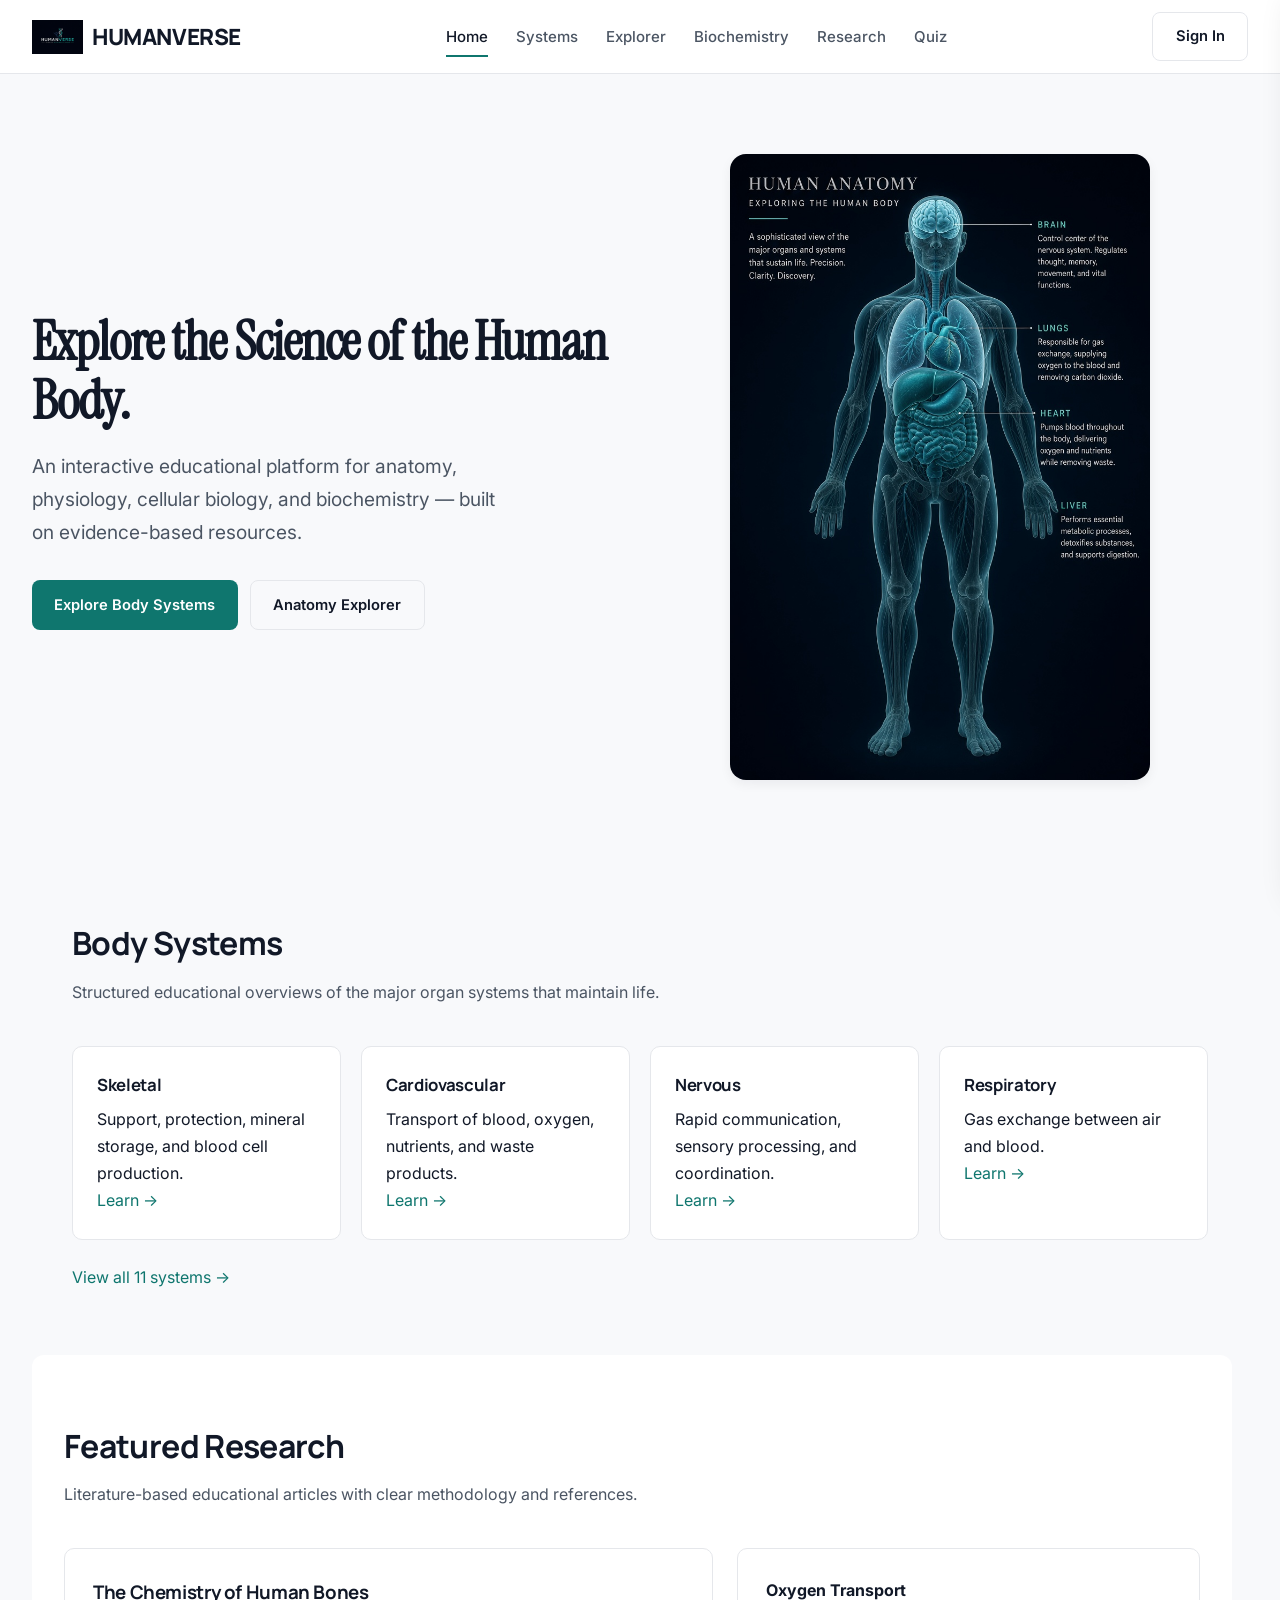
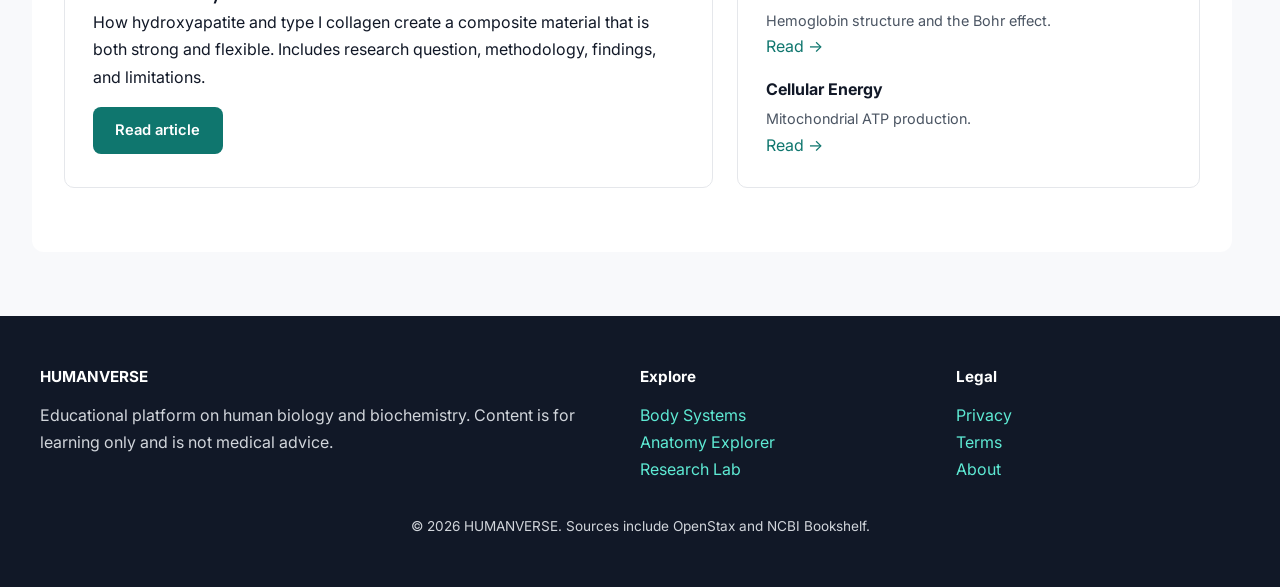
<file: index.html>
<!DOCTYPE html>
<html lang="en">
<head>
  <meta charset="UTF-8">
  <meta name="viewport" content="width=device-width, initial-scale=1.0">
  <meta name="description" content="HUMANVERSE — Explore the science of the human body through evidence-based educational resources on anatomy, physiology, and biochemistry.">
  <title>HUMANVERSE — Explore the Science of the Human Body</title>
  <link rel="stylesheet" href="styles.css">
</head>
<body>
  <header>
    <div class="logo"><img src="logo.jpg" alt="HUMANVERSE"> HUMANVERSE</div>
    <nav class="desktop">
      <a href="index.html" class="active">Home</a>
      <a href="systems.html">Systems</a>
      <a href="explorer.html">Explorer</a>
      <a href="biochemistry.html">Biochemistry</a>
      <a href="research.html">Research</a>
      <a href="quiz.html">Quiz</a>
    </nav>
    <div class="header-right">
      <a href="signin.html" class="btn btn-outline">Sign In</a>
      <button class="hamburger" onclick="toggleDrawer()" aria-label="Menu">☰</button>
    </div>
  </header>

  <div class="overlay" id="overlay" onclick="toggleDrawer()"></div>
  <aside class="drawer" id="drawer">
    <button onclick="toggleDrawer()" style="float:right;background:none;border:none;font-size:1.4rem;">✕</button>
    <div style="clear:both;padding-top:1rem;">
      <a href="index.html" onclick="toggleDrawer()">Home</a>
      <a href="systems.html" onclick="toggleDrawer()">Body Systems</a>
      <a href="explorer.html" onclick="toggleDrawer()">Anatomy Explorer</a>
      <a href="biochemistry.html" onclick="toggleDrawer()">Biochemistry</a>
      <a href="research.html" onclick="toggleDrawer()">Research Lab</a>
      <a href="quiz.html" onclick="toggleDrawer()">Knowledge Test</a>
      <a href="about.html" onclick="toggleDrawer()">About</a>
      <a href="signin.html" onclick="toggleDrawer()">Sign In</a>
      <a href="signup.html" onclick="toggleDrawer()">Create Account</a>
    </div>
  </aside>

  <section class="hero">
    <div>
      <h1 class="serif">Explore the Science of the Human Body.</h1>
      <p class="subtitle">An interactive educational platform for anatomy, physiology, cellular biology, and biochemistry — built on evidence-based resources.</p>
      <div class="hero-actions">
        <a href="systems.html" class="btn">Explore Body Systems</a>
        <a href="explorer.html" class="btn btn-outline">Anatomy Explorer</a>
      </div>
    </div>
    <div class="hero-visual">
      <img src="hero-anatomy.jpg" alt="Anatomical illustration of the human body with major organs labeled">
    </div>
  </section>

  <section class="section">
    <div class="section-header">
      <h2>Body Systems</h2>
      <p>Structured educational overviews of the major organ systems that maintain life.</p>
    </div>
    <div class="systems-grid">
      <div class="system-card"><h3>Skeletal</h3><p>Support, protection, mineral storage, and blood cell production.</p><a href="systems.html">Learn →</a></div>
      <div class="system-card"><h3>Cardiovascular</h3><p>Transport of blood, oxygen, nutrients, and waste products.</p><a href="systems.html">Learn →</a></div>
      <div class="system-card"><h3>Nervous</h3><p>Rapid communication, sensory processing, and coordination.</p><a href="systems.html">Learn →</a></div>
      <div class="system-card"><h3>Respiratory</h3><p>Gas exchange between air and blood.</p><a href="systems.html">Learn →</a></div>
    </div>
    <p style="margin-top:1.5rem;"><a href="systems.html">View all 11 systems →</a></p>
  </section>

  <section class="section" style="background:#fff;border-radius:12px;margin:0 2rem;">
    <div class="section-header">
      <h2>Featured Research</h2>
      <p>Literature-based educational articles with clear methodology and references.</p>
    </div>
    <div class="featured-row">
      <div class="featured-main">
        <h3>The Chemistry of Human Bones</h3>
        <p>How hydroxyapatite and type I collagen create a composite material that is both strong and flexible. Includes research question, methodology, findings, and limitations.</p>
        <a href="research.html" class="btn" style="margin-top:1rem;">Read article</a>
      </div>
      <div class="featured-side">
        <div><strong>Oxygen Transport</strong><p style="font-size:0.9rem;color:var(--text-muted);margin-top:0.25rem;">Hemoglobin structure and the Bohr effect.</p><a href="research.html">Read →</a></div>
        <div><strong>Cellular Energy</strong><p style="font-size:0.9rem;color:var(--text-muted);margin-top:0.25rem;">Mitochondrial ATP production.</p><a href="research.html">Read →</a></div>
      </div>
    </div>
  </section>

  <footer>
    <div class="inner">
      <div>
        <h4>HUMANVERSE</h4>
        <p>Educational platform on human biology and biochemistry. Content is for learning only and is not medical advice.</p>
      </div>
      <div>
        <h4>Explore</h4>
        <p><a href="systems.html">Body Systems</a></p>
        <p><a href="explorer.html">Anatomy Explorer</a></p>
        <p><a href="research.html">Research Lab</a></p>
      </div>
      <div>
        <h4>Legal</h4>
        <p><a href="privacy.html">Privacy</a></p>
        <p><a href="terms.html">Terms</a></p>
        <p><a href="about.html">About</a></p>
      </div>
    </div>
    <p style="text-align:center;margin-top:2rem;font-size:0.85rem;">© 2026 HUMANVERSE. Sources include OpenStax and NCBI Bookshelf.</p>
  </footer>

  <script>
    function toggleDrawer() {
      const d = document.getElementById('drawer');
      const o = document.getElementById('overlay');
      d.classList.toggle('open');
      o.classList.toggle('show');
      document.body.style.overflow = d.classList.contains('open') ? 'hidden' : '';
    }
  </script>
</body>
</html>
</file>
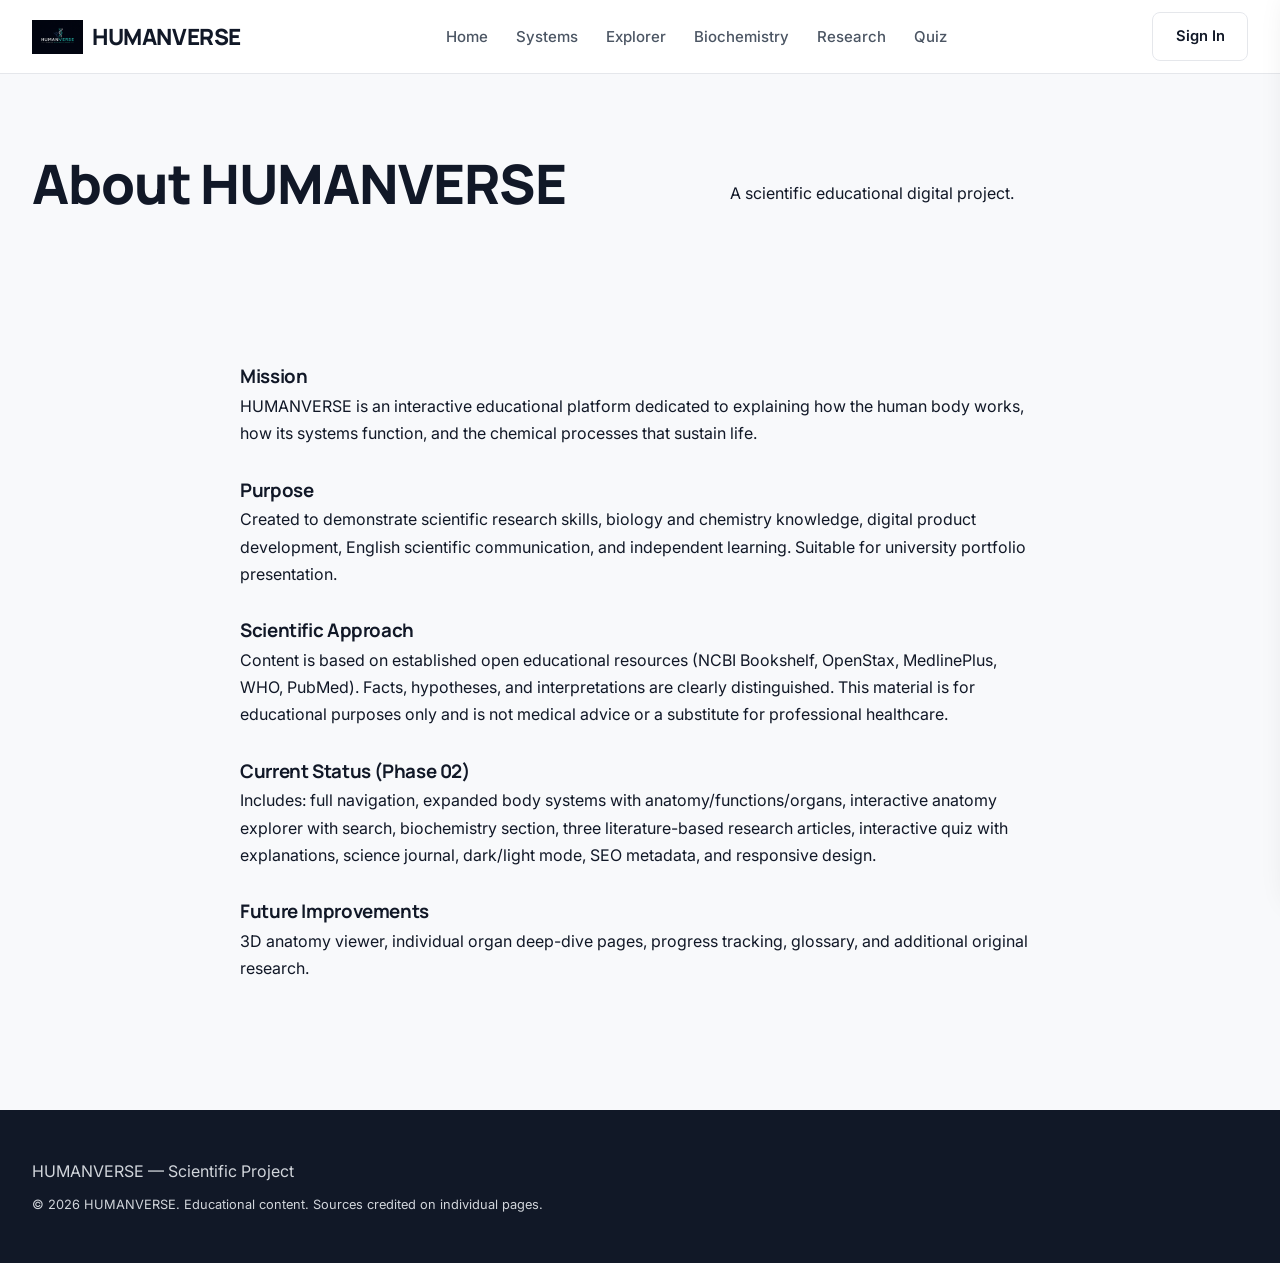
<file: about.html>
<!DOCTYPE html>
<html lang="en">
<head>
  <meta charset="UTF-8">
  <meta name="viewport" content="width=device-width, initial-scale=1.0">
  <meta name="description" content="About HUMANVERSE — mission, methodology, and educational purpose.">
  <title>About — HUMANVERSE</title>
  <link rel="stylesheet" href="styles.css">
</head>
<body>
  <header>
    <div class="logo"><img src="logo.jpg" alt="HUMANVERSE"> HUMANVERSE</div>
    <nav class="desktop">
      <a href="index.html">Home</a>
      <a href="systems.html">Systems</a>
      <a href="explorer.html">Explorer</a>
      <a href="biochemistry.html">Biochemistry</a>
      <a href="research.html">Research</a>
      <a href="quiz.html">Quiz</a>
    </nav>
    <div class="header-right">
      <a href="signin.html" class="btn btn-outline">Sign In</a>
      <button class="hamburger" onclick="toggleDrawer()" aria-label="Menu">☰</button>
    </div>
  </header>
  <div class="overlay" id="overlay" onclick="toggleDrawer()"></div>
  <aside class="drawer" id="drawer">
    <button onclick="toggleDrawer()" style="float:right;background:none;border:none;font-size:1.4rem;">✕</button>
    <div style="clear:both;padding-top:1rem;">
      <a href="index.html" onclick="toggleDrawer()">Home</a>
      <a href="systems.html" onclick="toggleDrawer()">Body Systems</a>
      <a href="explorer.html" onclick="toggleDrawer()">Anatomy Explorer</a>
      <a href="biochemistry.html" onclick="toggleDrawer()">Biochemistry</a>
      <a href="research.html" onclick="toggleDrawer()">Research Lab</a>
      <a href="quiz.html" onclick="toggleDrawer()">Knowledge Test</a>
      <a href="about.html" onclick="toggleDrawer()">About</a>
      <a href="signin.html" onclick="toggleDrawer()">Sign In</a>
    </div>
  </aside>

  <section class="hero">
    <h1>About HUMANVERSE</h1>
    <p>A scientific educational digital project.</p>
  </section>

  <section class="section">
    <div class="card" style="max-width:800px;margin:0 auto;">
      <h3>Mission</h3>
      <p>HUMANVERSE is an interactive educational platform dedicated to explaining how the human body works, how its systems function, and the chemical processes that sustain life.</p>
      <br>
      <h3>Purpose</h3>
      <p>Created to demonstrate scientific research skills, biology and chemistry knowledge, digital product development, English scientific communication, and independent learning. Suitable for university portfolio presentation.</p>
      <br>
      <h3>Scientific Approach</h3>
      <p>Content is based on established open educational resources (NCBI Bookshelf, OpenStax, MedlinePlus, WHO, PubMed). Facts, hypotheses, and interpretations are clearly distinguished. This material is for educational purposes only and is not medical advice or a substitute for professional healthcare.</p>
      <br>
      <h3>Current Status (Phase 02)</h3>
      <p>Includes: full navigation, expanded body systems with anatomy/functions/organs, interactive anatomy explorer with search, biochemistry section, three literature-based research articles, interactive quiz with explanations, science journal, dark/light mode, SEO metadata, and responsive design.</p>
      <br>
      <h3>Future Improvements</h3>
      <p>3D anatomy viewer, individual organ deep-dive pages, progress tracking, glossary, and additional original research.</p>
    </div>
  </section>

  <footer>
    <p>HUMANVERSE — Scientific Project</p>
    <p style="font-size:0.8rem;margin-top:0.5rem;">© 2026 HUMANVERSE. Educational content. Sources credited on individual pages.</p>
  </footer>
  <script>
    function toggleTheme() {
      const html = document.documentElement;
      const btn = document.querySelector('.theme-toggle');
      if (html.dataset.theme === 'light') { html.dataset.theme = 'dark'; btn.textContent = 'Light'; }
      else { html.dataset.theme = 'light'; btn.textContent = 'Dark'; }
    }
  </script>
</body>
</html>
</file>
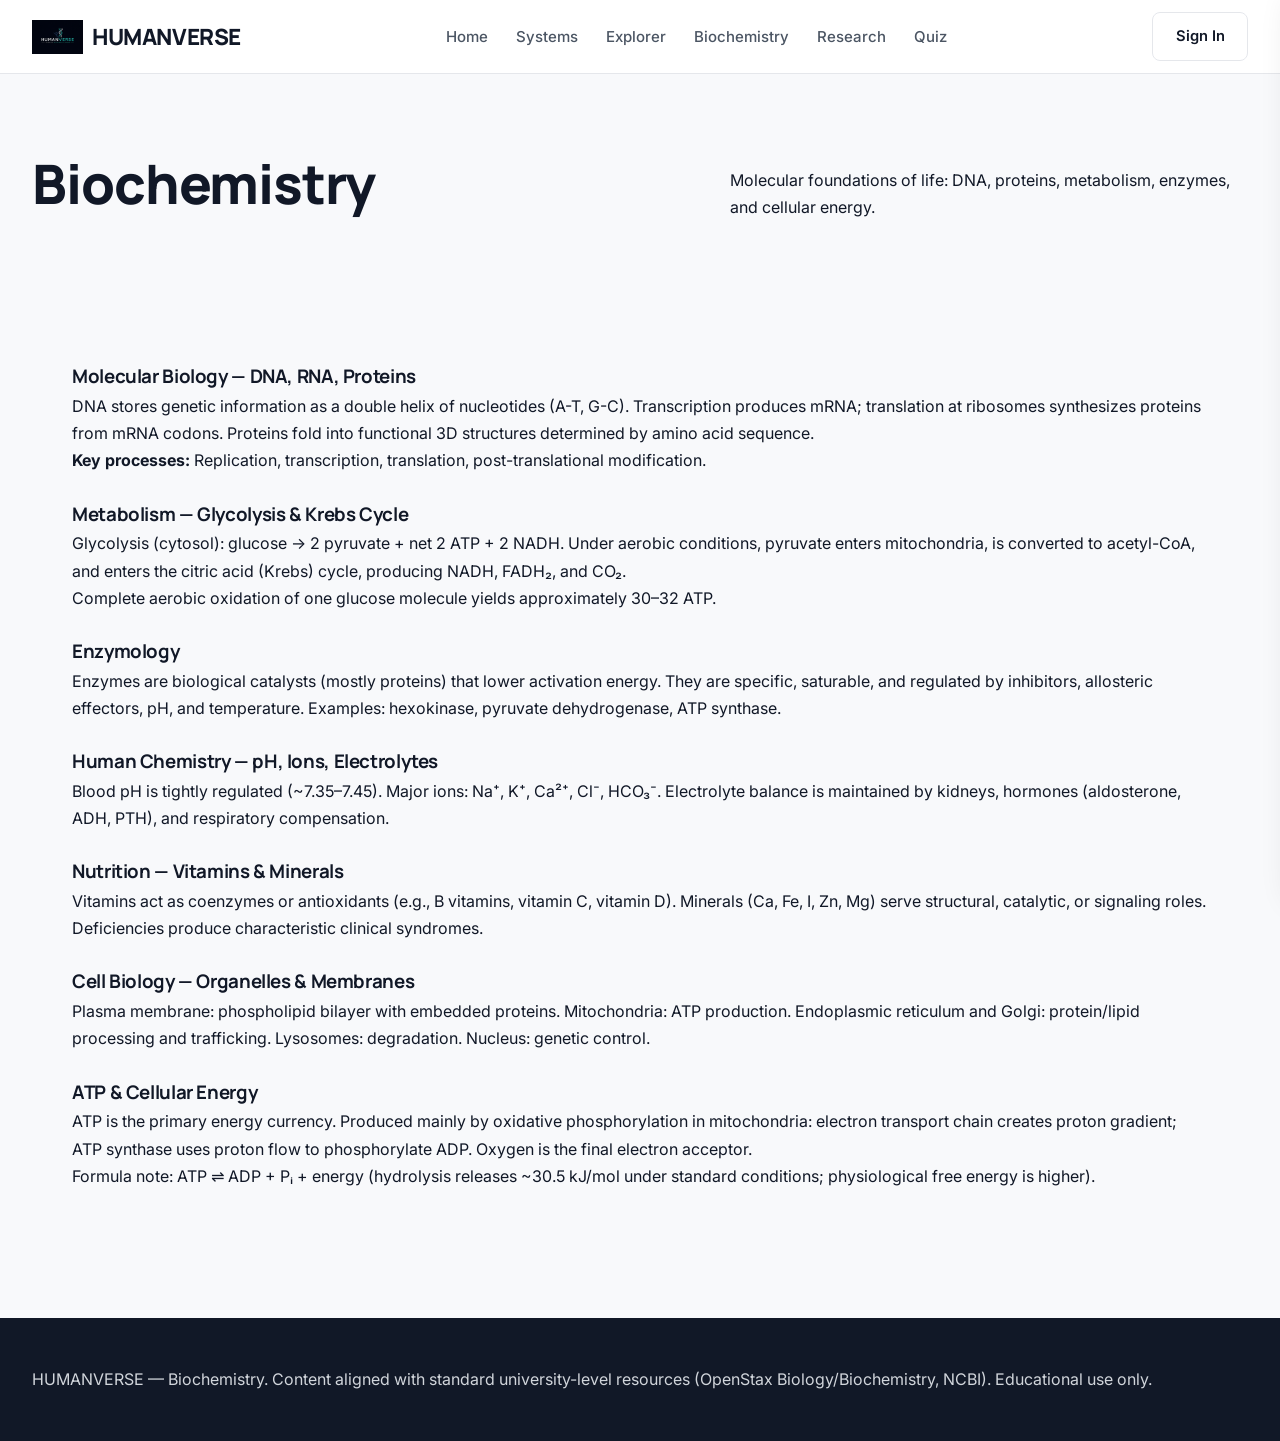
<file: biochemistry.html>
<!DOCTYPE html>
<html lang="en">
<head>
  <meta charset="UTF-8">
  <meta name="viewport" content="width=device-width, initial-scale=1.0">
  <meta name="description" content="Biochemistry — molecular biology, metabolism, enzymes, cellular energy, and human chemistry.">
  <title>Biochemistry — HUMANVERSE</title>
  <link rel="stylesheet" href="styles.css">
</head>
<body>
  <header>
    <div class="logo"><img src="logo.jpg" alt="HUMANVERSE"> HUMANVERSE</div>
    <nav class="desktop">
      <a href="index.html">Home</a>
      <a href="systems.html">Systems</a>
      <a href="explorer.html">Explorer</a>
      <a href="biochemistry.html">Biochemistry</a>
      <a href="research.html">Research</a>
      <a href="quiz.html">Quiz</a>
    </nav>
    <div class="header-right">
      <a href="signin.html" class="btn btn-outline">Sign In</a>
      <button class="hamburger" onclick="toggleDrawer()" aria-label="Menu">☰</button>
    </div>
  </header>
  <div class="overlay" id="overlay" onclick="toggleDrawer()"></div>
  <aside class="drawer" id="drawer">
    <button onclick="toggleDrawer()" style="float:right;background:none;border:none;font-size:1.4rem;">✕</button>
    <div style="clear:both;padding-top:1rem;">
      <a href="index.html" onclick="toggleDrawer()">Home</a>
      <a href="systems.html" onclick="toggleDrawer()">Body Systems</a>
      <a href="explorer.html" onclick="toggleDrawer()">Anatomy Explorer</a>
      <a href="biochemistry.html" onclick="toggleDrawer()">Biochemistry</a>
      <a href="research.html" onclick="toggleDrawer()">Research Lab</a>
      <a href="quiz.html" onclick="toggleDrawer()">Knowledge Test</a>
      <a href="about.html" onclick="toggleDrawer()">About</a>
      <a href="signin.html" onclick="toggleDrawer()">Sign In</a>
    </div>
  </aside>

  <section class="hero">
    <h1>Biochemistry</h1>
    <p>Molecular foundations of life: DNA, proteins, metabolism, enzymes, and cellular energy.</p>
  </section>

  <section class="section">
    <div class="card" style="margin-bottom:1.5rem;">
      <h3>Molecular Biology — DNA, RNA, Proteins</h3>
      <p>DNA stores genetic information as a double helix of nucleotides (A-T, G-C). Transcription produces mRNA; translation at ribosomes synthesizes proteins from mRNA codons. Proteins fold into functional 3D structures determined by amino acid sequence.</p>
      <p><strong>Key processes:</strong> Replication, transcription, translation, post-translational modification.</p>
    </div>

    <div class="card" style="margin-bottom:1.5rem;">
      <h3>Metabolism — Glycolysis & Krebs Cycle</h3>
      <p>Glycolysis (cytosol): glucose → 2 pyruvate + net 2 ATP + 2 NADH. Under aerobic conditions, pyruvate enters mitochondria, is converted to acetyl-CoA, and enters the citric acid (Krebs) cycle, producing NADH, FADH₂, and CO₂.</p>
      <p>Complete aerobic oxidation of one glucose molecule yields approximately 30–32 ATP.</p>
    </div>

    <div class="card" style="margin-bottom:1.5rem;">
      <h3>Enzymology</h3>
      <p>Enzymes are biological catalysts (mostly proteins) that lower activation energy. They are specific, saturable, and regulated by inhibitors, allosteric effectors, pH, and temperature. Examples: hexokinase, pyruvate dehydrogenase, ATP synthase.</p>
    </div>

    <div class="card" style="margin-bottom:1.5rem;">
      <h3>Human Chemistry — pH, Ions, Electrolytes</h3>
      <p>Blood pH is tightly regulated (~7.35–7.45). Major ions: Na⁺, K⁺, Ca²⁺, Cl⁻, HCO₃⁻. Electrolyte balance is maintained by kidneys, hormones (aldosterone, ADH, PTH), and respiratory compensation.</p>
    </div>

    <div class="card" style="margin-bottom:1.5rem;">
      <h3>Nutrition — Vitamins & Minerals</h3>
      <p>Vitamins act as coenzymes or antioxidants (e.g., B vitamins, vitamin C, vitamin D). Minerals (Ca, Fe, I, Zn, Mg) serve structural, catalytic, or signaling roles. Deficiencies produce characteristic clinical syndromes.</p>
    </div>

    <div class="card" style="margin-bottom:1.5rem;">
      <h3>Cell Biology — Organelles & Membranes</h3>
      <p>Plasma membrane: phospholipid bilayer with embedded proteins. Mitochondria: ATP production. Endoplasmic reticulum and Golgi: protein/lipid processing and trafficking. Lysosomes: degradation. Nucleus: genetic control.</p>
    </div>

    <div class="card">
      <h3>ATP & Cellular Energy</h3>
      <p>ATP is the primary energy currency. Produced mainly by oxidative phosphorylation in mitochondria: electron transport chain creates proton gradient; ATP synthase uses proton flow to phosphorylate ADP. Oxygen is the final electron acceptor.</p>
      <p>Formula note: ATP ⇌ ADP + Pᵢ + energy (hydrolysis releases ~30.5 kJ/mol under standard conditions; physiological free energy is higher).</p>
    </div>
  </section>

  <footer><p>HUMANVERSE — Biochemistry. Content aligned with standard university-level resources (OpenStax Biology/Biochemistry, NCBI). Educational use only.</p></footer>
  <script>
    function toggleTheme() {
      const html = document.documentElement;
      const btn = document.querySelector('.theme-toggle');
      if (html.dataset.theme === 'light') { html.dataset.theme = 'dark'; btn.textContent = 'Light'; }
      else { html.dataset.theme = 'light'; btn.textContent = 'Dark'; }
    }
  </script>
</body>
</html>
</file>
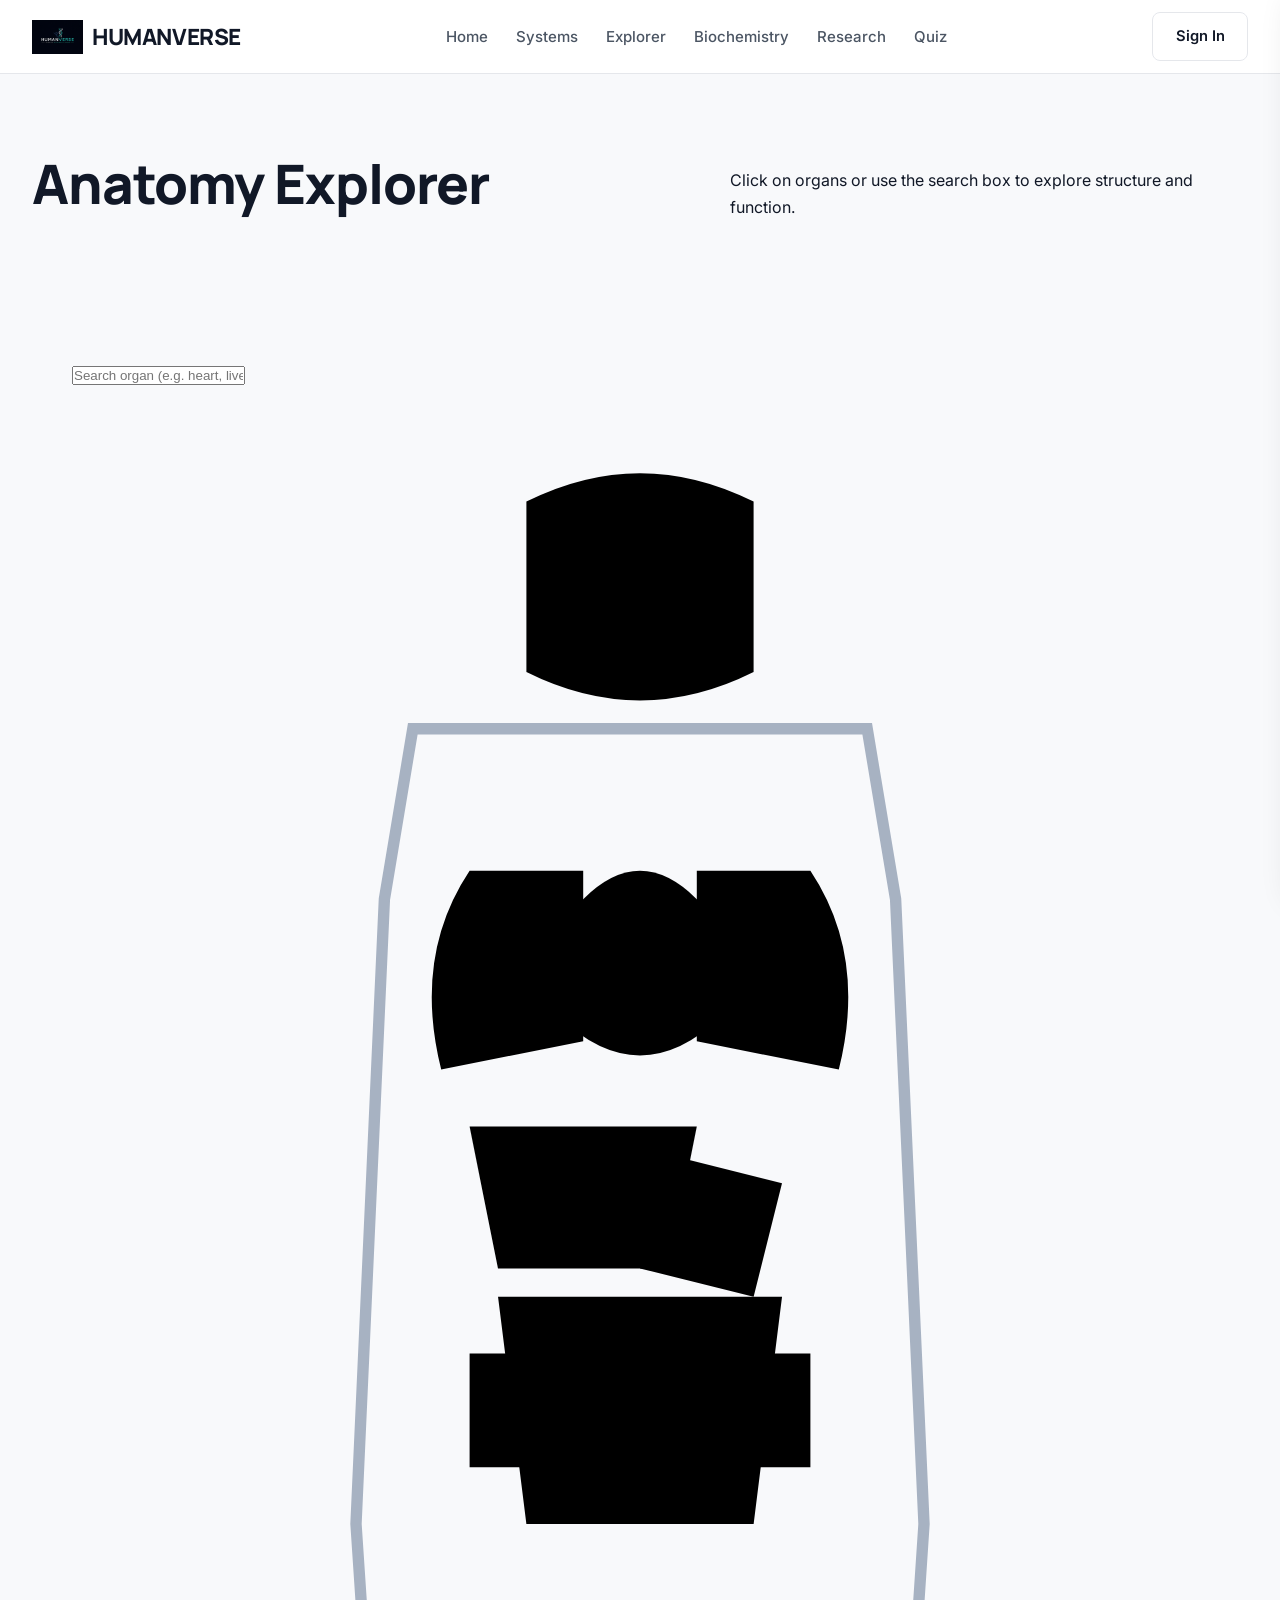
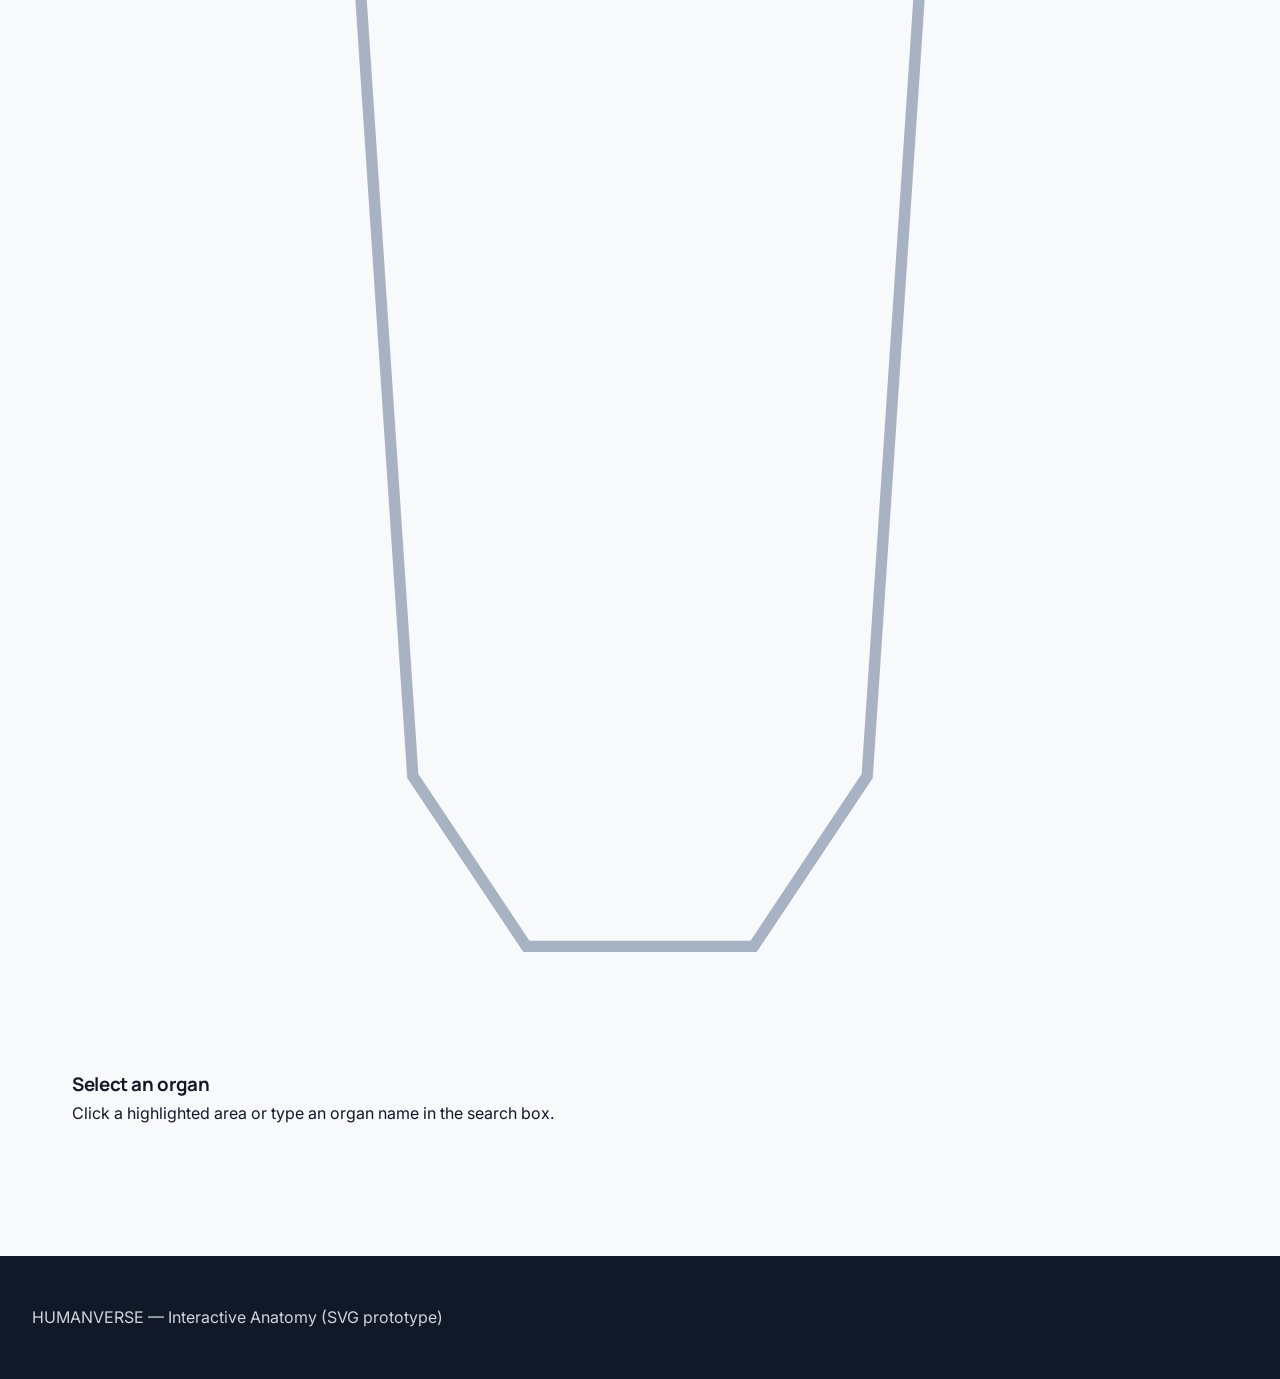
<file: explorer.html>
<!DOCTYPE html>
<html lang="en">
<head>
  <meta charset="UTF-8">
  <meta name="viewport" content="width=device-width, initial-scale=1.0">
  <meta name="description" content="Interactive Anatomy Explorer — click organs or search by name to learn structure and function.">
  <title>Anatomy Explorer — HUMANVERSE</title>
  <link rel="stylesheet" href="styles.css">
</head>
<body>
  <header>
    <div class="logo"><img src="logo.jpg" alt="HUMANVERSE"> HUMANVERSE</div>
    <nav class="desktop">
      <a href="index.html">Home</a>
      <a href="systems.html">Systems</a>
      <a href="explorer.html">Explorer</a>
      <a href="biochemistry.html">Biochemistry</a>
      <a href="research.html">Research</a>
      <a href="quiz.html">Quiz</a>
    </nav>
    <div class="header-right">
      <a href="signin.html" class="btn btn-outline">Sign In</a>
      <button class="hamburger" onclick="toggleDrawer()" aria-label="Menu">☰</button>
    </div>
  </header>
  <div class="overlay" id="overlay" onclick="toggleDrawer()"></div>
  <aside class="drawer" id="drawer">
    <button onclick="toggleDrawer()" style="float:right;background:none;border:none;font-size:1.4rem;">✕</button>
    <div style="clear:both;padding-top:1rem;">
      <a href="index.html" onclick="toggleDrawer()">Home</a>
      <a href="systems.html" onclick="toggleDrawer()">Body Systems</a>
      <a href="explorer.html" onclick="toggleDrawer()">Anatomy Explorer</a>
      <a href="biochemistry.html" onclick="toggleDrawer()">Biochemistry</a>
      <a href="research.html" onclick="toggleDrawer()">Research Lab</a>
      <a href="quiz.html" onclick="toggleDrawer()">Knowledge Test</a>
      <a href="about.html" onclick="toggleDrawer()">About</a>
      <a href="signin.html" onclick="toggleDrawer()">Sign In</a>
    </div>
  </aside>

  <section class="hero">
    <h1>Anatomy Explorer</h1>
    <p>Click on organs or use the search box to explore structure and function.</p>
  </section>

  <section class="section">
    <div class="search-box">
      <input type="text" id="search" placeholder="Search organ (e.g. heart, liver, kidney)..." oninput="searchOrgan()">
    </div>
    <div class="body-container">
      <svg id="human-svg" viewBox="0 0 200 400" xmlns="http://www.w3.org/2000/svg">
        <path id="head" d="M80 20 Q100 10 120 20 L120 50 Q100 60 80 50 Z" data-name="Brain / Head"/>
        <path id="heart" d="M90 90 Q100 80 110 90 L115 110 Q100 125 85 110 Z" data-name="Heart"/>
        <path id="lungs" d="M70 85 Q60 100 65 120 L90 115 L90 85 Z M110 85 L110 115 L135 120 Q140 100 130 85 Z" data-name="Lungs"/>
        <path id="liver" d="M70 130 L110 130 L105 155 L75 155 Z" data-name="Liver"/>
        <path id="stomach" d="M105 135 L125 140 L120 160 L100 155 Z" data-name="Stomach"/>
        <path id="intestines" d="M75 160 L125 160 L120 200 L80 200 Z" data-name="Intestines"/>
        <path id="kidneys" d="M70 170 L85 170 L85 190 L70 190 Z M115 170 L130 170 L130 190 L115 190 Z" data-name="Kidneys"/>
        <path d="M60 60 L140 60 L145 90 L150 200 L140 350 L120 380 L80 380 L60 350 L50 200 L55 90 Z" fill="none" stroke="#A7B2C2" stroke-width="2"/>
      </svg>
      <div class="info-panel" id="info">
        <h3>Select an organ</h3>
        <p>Click a highlighted area or type an organ name in the search box.</p>
      </div>
    </div>
  </section>

  <footer><p>HUMANVERSE — Interactive Anatomy (SVG prototype)</p></footer>

  <script>
    const organs = {
      head: { title: "Brain / Head", text: "The brain is the control center of the nervous system. It processes sensory information, regulates body functions, and enables consciousness, thought, and memory. Protected by the skull and meninges." },
      heart: { title: "Heart", text: "Muscular organ of the cardiovascular system. Four chambers (two atria, two ventricles). Pumps oxygenated blood to the body and deoxygenated blood to the lungs. Average rate ~70 bpm at rest." },
      lungs: { title: "Lungs", text: "Primary organs of respiration. Contain millions of alveoli where gas exchange occurs. Oxygen diffuses into blood; carbon dioxide is exhaled." },
      liver: { title: "Liver", text: "Largest internal organ. Detoxifies blood, produces bile for fat digestion, stores glycogen, synthesizes plasma proteins, and metabolizes nutrients." },
      stomach: { title: "Stomach", text: "Muscular sac that stores and mixes food with gastric juices (HCl + pepsin). Begins protein digestion. Produces intrinsic factor for vitamin B12 absorption." },
      intestines: { title: "Intestines", text: "Small intestine: main site of digestion and nutrient absorption. Large intestine: absorbs water and forms feces. Together ~7–8 meters long." },
      kidneys: { title: "Kidneys", text: "Paired organs that filter ~180 liters of blood daily. Remove waste (urea), regulate fluid, electrolyte, and acid-base balance. Produce urine." }
    };

    function showOrgan(id) {
      document.querySelectorAll('#human-svg path').forEach(p => p.classList.remove('active'));
      const path = document.getElementById(id);
      if (path) path.classList.add('active');
      const info = organs[id] || { title: "Unknown", text: "No detailed information available." };
      document.getElementById('info').innerHTML = `<h3>${info.title}</h3><p>${info.text}</p>`;
    }

    document.querySelectorAll('#human-svg path[id]').forEach(path => {
      path.addEventListener('click', () => showOrgan(path.id));
    });

    function searchOrgan() {
      const q = document.getElementById('search').value.toLowerCase().trim();
      if (!q) return;
      const map = { brain: 'head', head: 'head', heart: 'heart', lung: 'lungs', lungs: 'lungs', liver: 'liver', stomach: 'stomach', intestine: 'intestines', intestines: 'intestines', kidney: 'kidneys', kidneys: 'kidneys' };
      for (const [key, id] of Object.entries(map)) {
        if (key.includes(q) || q.includes(key)) {
          showOrgan(id);
          return;
        }
      }
      document.getElementById('info').innerHTML = `<h3>Not found</h3><p>No organ matched "${q}". Try: heart, lungs, liver, stomach, kidneys.</p>`;
    }

    function toggleTheme() {
      const html = document.documentElement;
      const btn = document.querySelector('.theme-toggle');
      if (html.dataset.theme === 'light') { html.dataset.theme = 'dark'; btn.textContent = 'Light'; }
      else { html.dataset.theme = 'light'; btn.textContent = 'Dark'; }
    }
  </script>
</body>
</html>
</file>
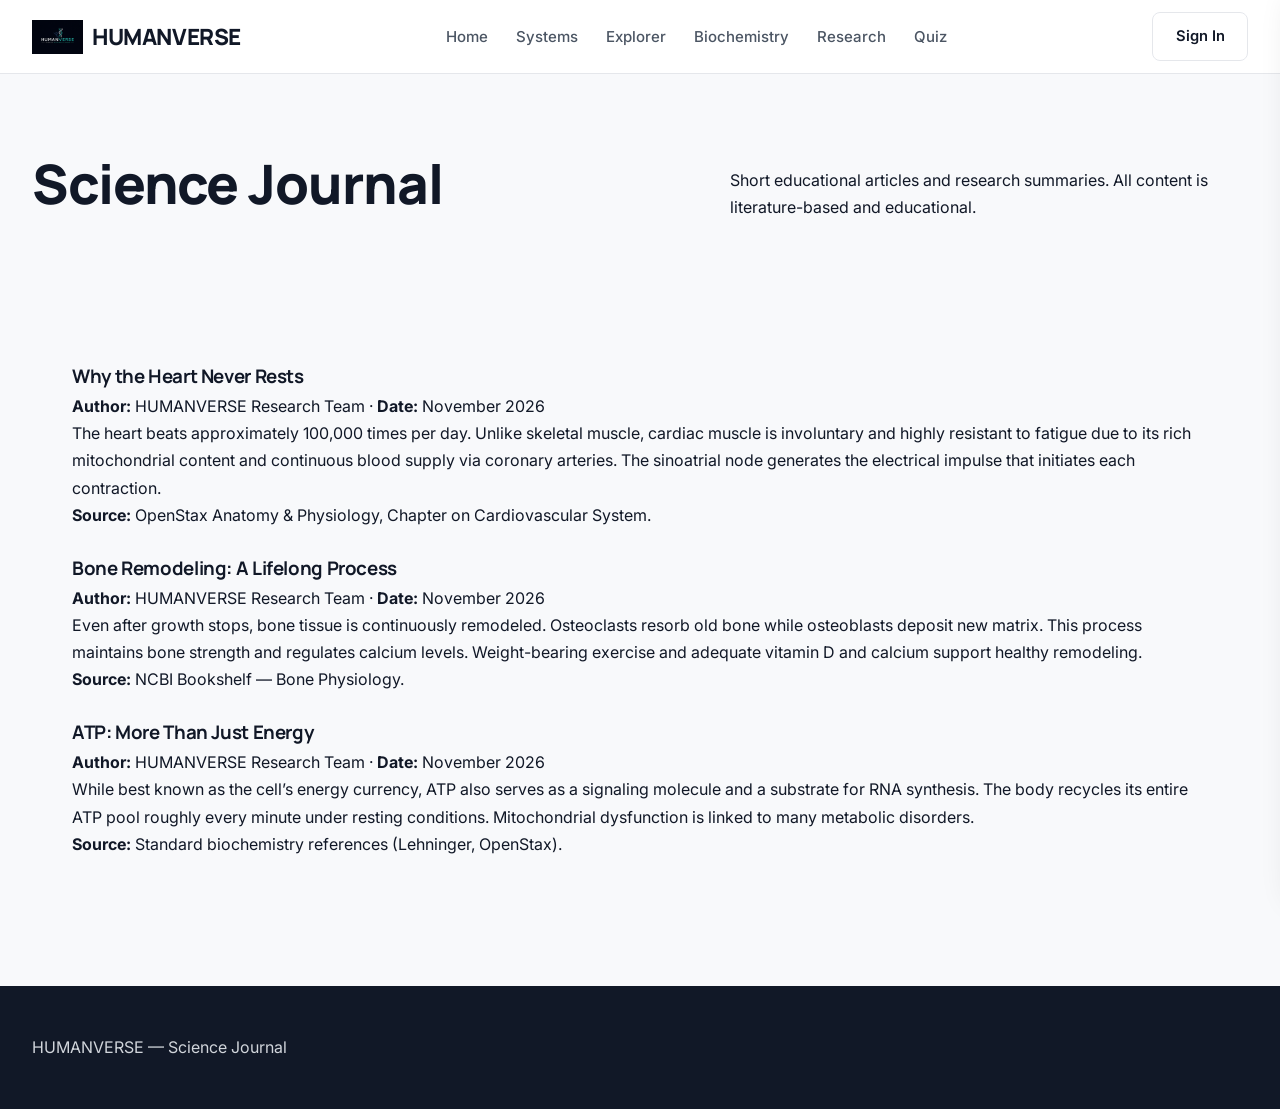
<file: journal.html>
<!DOCTYPE html>
<html lang="en">
<head>
  <meta charset="UTF-8">
  <meta name="viewport" content="width=device-width, initial-scale=1.0">
  <meta name="description" content="HUMANVERSE Science Journal — short scientific articles and summaries.">
  <title>Science Journal — HUMANVERSE</title>
  <link rel="stylesheet" href="styles.css">
</head>
<body>
  <header>
    <div class="logo"><img src="logo.jpg" alt="HUMANVERSE"> HUMANVERSE</div>
    <nav class="desktop">
      <a href="index.html">Home</a>
      <a href="systems.html">Systems</a>
      <a href="explorer.html">Explorer</a>
      <a href="biochemistry.html">Biochemistry</a>
      <a href="research.html">Research</a>
      <a href="quiz.html">Quiz</a>
    </nav>
    <div class="header-right">
      <a href="signin.html" class="btn btn-outline">Sign In</a>
      <button class="hamburger" onclick="toggleDrawer()" aria-label="Menu">☰</button>
    </div>
  </header>
  <div class="overlay" id="overlay" onclick="toggleDrawer()"></div>
  <aside class="drawer" id="drawer">
    <button onclick="toggleDrawer()" style="float:right;background:none;border:none;font-size:1.4rem;">✕</button>
    <div style="clear:both;padding-top:1rem;">
      <a href="index.html" onclick="toggleDrawer()">Home</a>
      <a href="systems.html" onclick="toggleDrawer()">Body Systems</a>
      <a href="explorer.html" onclick="toggleDrawer()">Anatomy Explorer</a>
      <a href="biochemistry.html" onclick="toggleDrawer()">Biochemistry</a>
      <a href="research.html" onclick="toggleDrawer()">Research Lab</a>
      <a href="quiz.html" onclick="toggleDrawer()">Knowledge Test</a>
      <a href="about.html" onclick="toggleDrawer()">About</a>
      <a href="signin.html" onclick="toggleDrawer()">Sign In</a>
    </div>
  </aside>

  <section class="hero">
    <h1>Science Journal</h1>
    <p>Short educational articles and research summaries. All content is literature-based and educational.</p>
  </section>

  <section class="section">
    <div class="card" style="margin-bottom:1.5rem;">
      <h3>Why the Heart Never Rests</h3>
      <p><strong>Author:</strong> HUMANVERSE Research Team · <strong>Date:</strong> November 2026</p>
      <p>The heart beats approximately 100,000 times per day. Unlike skeletal muscle, cardiac muscle is involuntary and highly resistant to fatigue due to its rich mitochondrial content and continuous blood supply via coronary arteries. The sinoatrial node generates the electrical impulse that initiates each contraction.</p>
      <p><strong>Source:</strong> OpenStax Anatomy & Physiology, Chapter on Cardiovascular System.</p>
    </div>

    <div class="card" style="margin-bottom:1.5rem;">
      <h3>Bone Remodeling: A Lifelong Process</h3>
      <p><strong>Author:</strong> HUMANVERSE Research Team · <strong>Date:</strong> November 2026</p>
      <p>Even after growth stops, bone tissue is continuously remodeled. Osteoclasts resorb old bone while osteoblasts deposit new matrix. This process maintains bone strength and regulates calcium levels. Weight-bearing exercise and adequate vitamin D and calcium support healthy remodeling.</p>
      <p><strong>Source:</strong> NCBI Bookshelf — Bone Physiology.</p>
    </div>

    <div class="card">
      <h3>ATP: More Than Just Energy</h3>
      <p><strong>Author:</strong> HUMANVERSE Research Team · <strong>Date:</strong> November 2026</p>
      <p>While best known as the cell’s energy currency, ATP also serves as a signaling molecule and a substrate for RNA synthesis. The body recycles its entire ATP pool roughly every minute under resting conditions. Mitochondrial dysfunction is linked to many metabolic disorders.</p>
      <p><strong>Source:</strong> Standard biochemistry references (Lehninger, OpenStax).</p>
    </div>
  </section>

  <footer><p>HUMANVERSE — Science Journal</p></footer>
  <script>
    function toggleTheme() {
      const html = document.documentElement;
      const btn = document.querySelector('.theme-toggle');
      if (html.dataset.theme === 'light') { html.dataset.theme = 'dark'; btn.textContent = 'Light'; }
      else { html.dataset.theme = 'light'; btn.textContent = 'Dark'; }
    }
  </script>
</body>
</html>
</file>
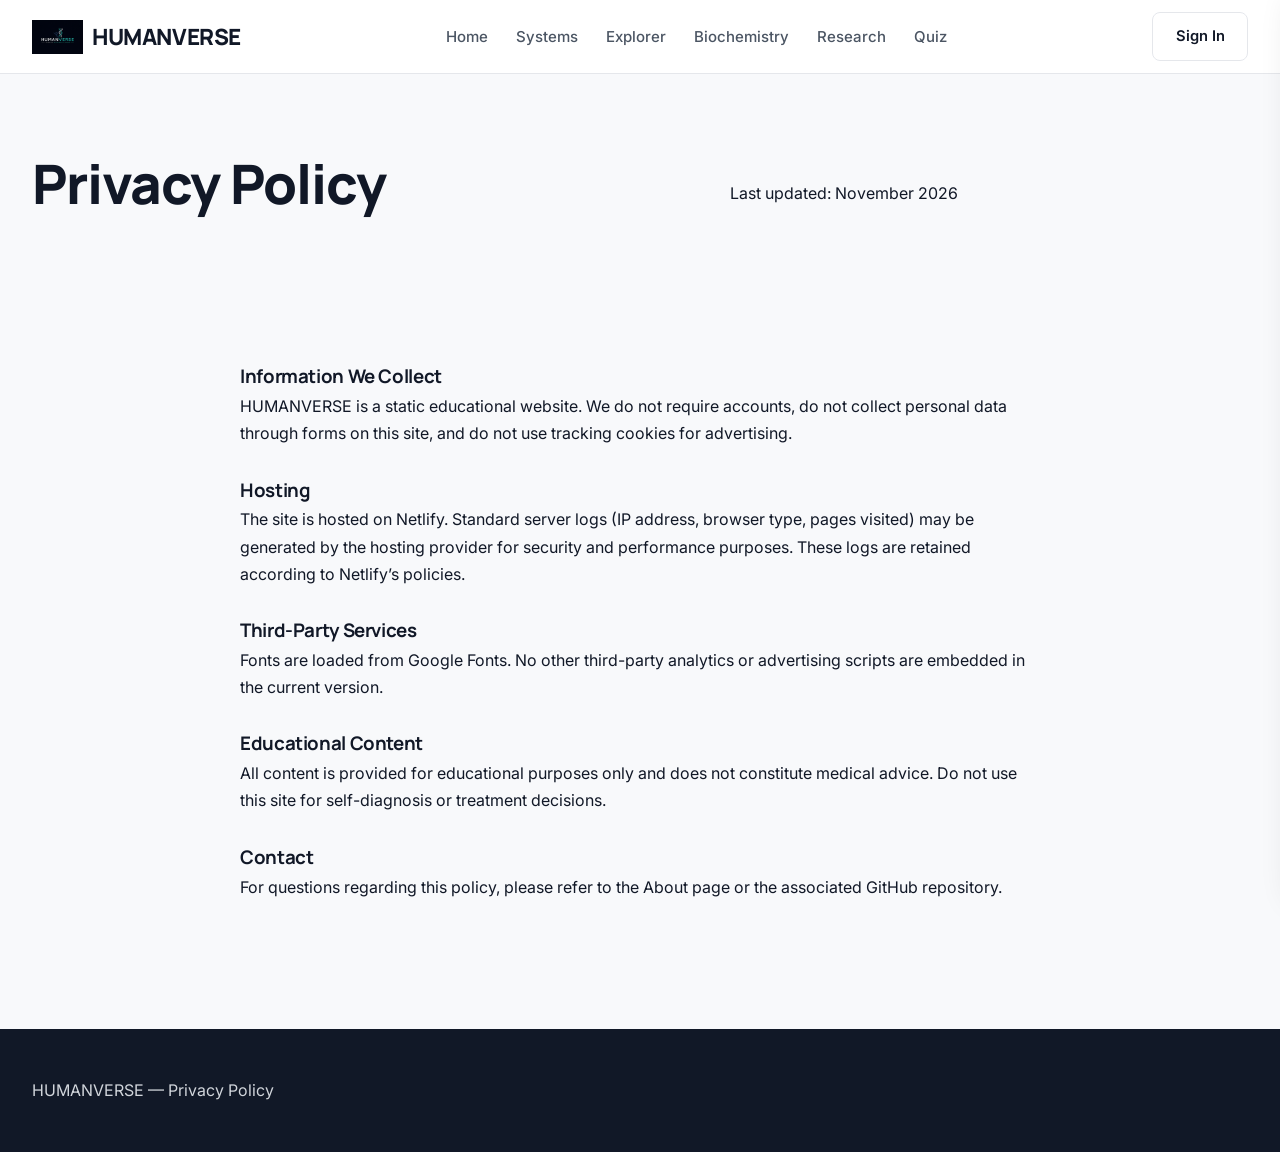
<file: privacy.html>
<!DOCTYPE html>
<html lang="en">
<head>
  <meta charset="UTF-8">
  <meta name="viewport" content="width=device-width, initial-scale=1.0">
  <meta name="description" content="Privacy Policy for HUMANVERSE educational platform.">
  <title>Privacy Policy — HUMANVERSE</title>
  <link rel="stylesheet" href="styles.css">
</head>
<body>
  <header>
    <div class="logo"><img src="logo.jpg" alt="HUMANVERSE"> HUMANVERSE</div>
    <nav class="desktop">
      <a href="index.html">Home</a>
      <a href="systems.html">Systems</a>
      <a href="explorer.html">Explorer</a>
      <a href="biochemistry.html">Biochemistry</a>
      <a href="research.html">Research</a>
      <a href="quiz.html">Quiz</a>
    </nav>
    <div class="header-right">
      <a href="signin.html" class="btn btn-outline">Sign In</a>
      <button class="hamburger" onclick="toggleDrawer()" aria-label="Menu">☰</button>
    </div>
  </header>
  <div class="overlay" id="overlay" onclick="toggleDrawer()"></div>
  <aside class="drawer" id="drawer">
    <button onclick="toggleDrawer()" style="float:right;background:none;border:none;font-size:1.4rem;">✕</button>
    <div style="clear:both;padding-top:1rem;">
      <a href="index.html" onclick="toggleDrawer()">Home</a>
      <a href="systems.html" onclick="toggleDrawer()">Body Systems</a>
      <a href="explorer.html" onclick="toggleDrawer()">Anatomy Explorer</a>
      <a href="biochemistry.html" onclick="toggleDrawer()">Biochemistry</a>
      <a href="research.html" onclick="toggleDrawer()">Research Lab</a>
      <a href="quiz.html" onclick="toggleDrawer()">Knowledge Test</a>
      <a href="about.html" onclick="toggleDrawer()">About</a>
      <a href="signin.html" onclick="toggleDrawer()">Sign In</a>
    </div>
  </aside>

  <section class="hero">
    <h1>Privacy Policy</h1>
    <p>Last updated: November 2026</p>
  </section>

  <section class="section">
    <div class="card" style="max-width:800px;margin:0 auto;">
      <h3>Information We Collect</h3>
      <p>HUMANVERSE is a static educational website. We do not require accounts, do not collect personal data through forms on this site, and do not use tracking cookies for advertising.</p>
      <br>
      <h3>Hosting</h3>
      <p>The site is hosted on Netlify. Standard server logs (IP address, browser type, pages visited) may be generated by the hosting provider for security and performance purposes. These logs are retained according to Netlify’s policies.</p>
      <br>
      <h3>Third-Party Services</h3>
      <p>Fonts are loaded from Google Fonts. No other third-party analytics or advertising scripts are embedded in the current version.</p>
      <br>
      <h3>Educational Content</h3>
      <p>All content is provided for educational purposes only and does not constitute medical advice. Do not use this site for self-diagnosis or treatment decisions.</p>
      <br>
      <h3>Contact</h3>
      <p>For questions regarding this policy, please refer to the About page or the associated GitHub repository.</p>
    </div>
  </section>

  <footer><p>HUMANVERSE — Privacy Policy</p></footer>
  <script>
    function toggleTheme() {
      const html = document.documentElement;
      const btn = document.querySelector('.theme-toggle');
      if (html.dataset.theme === 'light') { html.dataset.theme = 'dark'; btn.textContent = 'Light'; }
      else { html.dataset.theme = 'light'; btn.textContent = 'Dark'; }
    }
  </script>
</body>
</html>
</file>
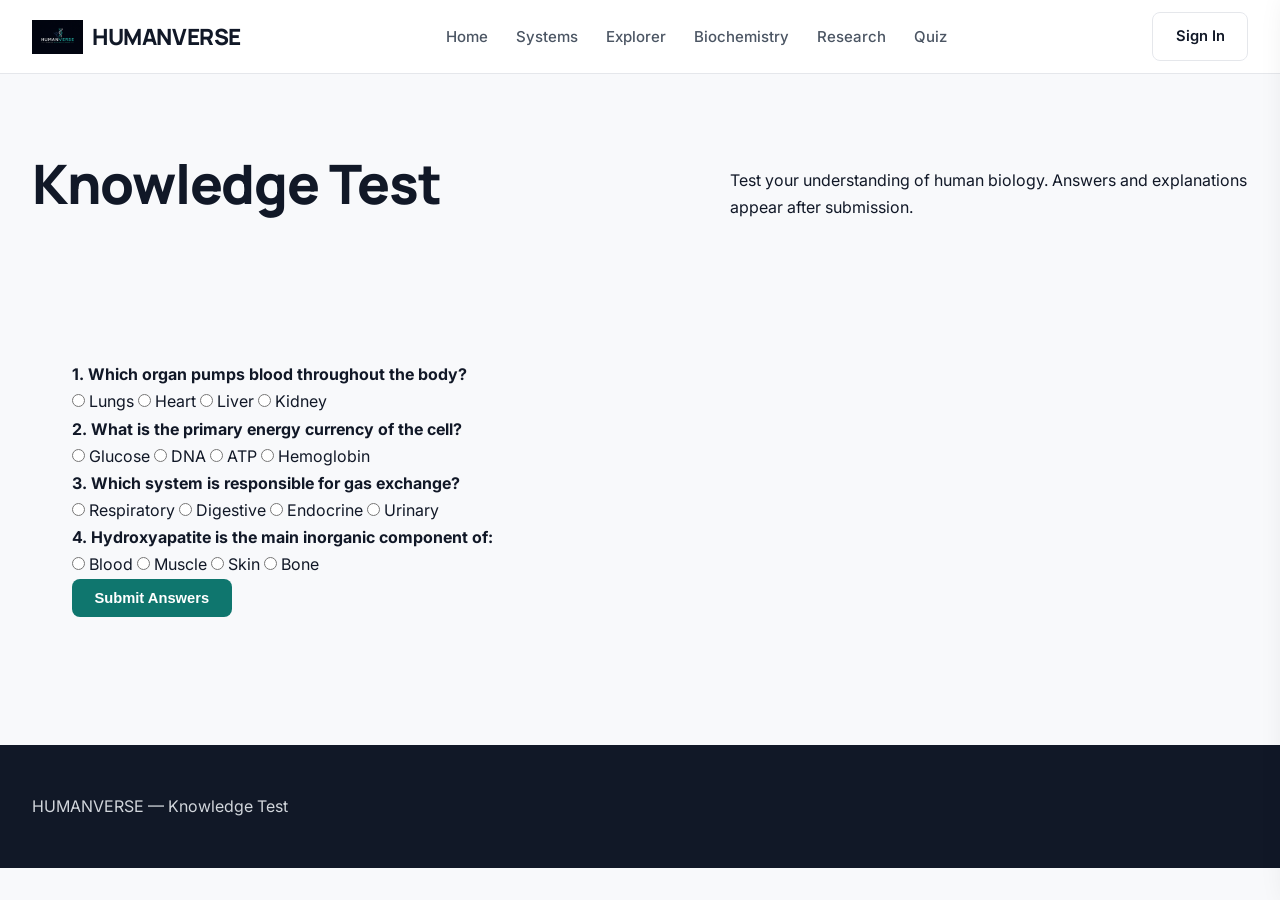
<file: quiz.html>
<!DOCTYPE html>
<html lang="en">
<head>
  <meta charset="UTF-8">
  <meta name="viewport" content="width=device-width, initial-scale=1.0">
  <meta name="description" content="HUMANVERSE Knowledge Test — interactive quizzes on human biology and anatomy.">
  <title>Knowledge Quiz — HUMANVERSE</title>
  <link rel="stylesheet" href="styles.css">
</head>
<body>
  <header>
    <div class="logo"><img src="logo.jpg" alt="HUMANVERSE"> HUMANVERSE</div>
    <nav class="desktop">
      <a href="index.html">Home</a>
      <a href="systems.html">Systems</a>
      <a href="explorer.html">Explorer</a>
      <a href="biochemistry.html">Biochemistry</a>
      <a href="research.html">Research</a>
      <a href="quiz.html">Quiz</a>
    </nav>
    <div class="header-right">
      <a href="signin.html" class="btn btn-outline">Sign In</a>
      <button class="hamburger" onclick="toggleDrawer()" aria-label="Menu">☰</button>
    </div>
  </header>
  <div class="overlay" id="overlay" onclick="toggleDrawer()"></div>
  <aside class="drawer" id="drawer">
    <button onclick="toggleDrawer()" style="float:right;background:none;border:none;font-size:1.4rem;">✕</button>
    <div style="clear:both;padding-top:1rem;">
      <a href="index.html" onclick="toggleDrawer()">Home</a>
      <a href="systems.html" onclick="toggleDrawer()">Body Systems</a>
      <a href="explorer.html" onclick="toggleDrawer()">Anatomy Explorer</a>
      <a href="biochemistry.html" onclick="toggleDrawer()">Biochemistry</a>
      <a href="research.html" onclick="toggleDrawer()">Research Lab</a>
      <a href="quiz.html" onclick="toggleDrawer()">Knowledge Test</a>
      <a href="about.html" onclick="toggleDrawer()">About</a>
      <a href="signin.html" onclick="toggleDrawer()">Sign In</a>
    </div>
  </aside>

  <section class="hero">
    <h1>Knowledge Test</h1>
    <p>Test your understanding of human biology. Answers and explanations appear after submission.</p>
  </section>

  <section class="section">
    <div id="quiz-container">
      <div class="quiz-question" data-correct="b">
        <h4>1. Which organ pumps blood throughout the body?</h4>
        <label class="option"><input type="radio" name="q1" value="a"> Lungs</label>
        <label class="option"><input type="radio" name="q1" value="b"> Heart</label>
        <label class="option"><input type="radio" name="q1" value="c"> Liver</label>
        <label class="option"><input type="radio" name="q1" value="d"> Kidney</label>
        <p class="explain" style="display:none;margin-top:0.5rem;color:var(--grey);">Correct: Heart. It has four chambers and maintains systemic and pulmonary circulation.</p>
      </div>

      <div class="quiz-question" data-correct="c">
        <h4>2. What is the primary energy currency of the cell?</h4>
        <label class="option"><input type="radio" name="q2" value="a"> Glucose</label>
        <label class="option"><input type="radio" name="q2" value="b"> DNA</label>
        <label class="option"><input type="radio" name="q2" value="c"> ATP</label>
        <label class="option"><input type="radio" name="q2" value="d"> Hemoglobin</label>
        <p class="explain" style="display:none;margin-top:0.5rem;color:var(--grey);">Correct: ATP (adenosine triphosphate). Produced mainly in mitochondria.</p>
      </div>

      <div class="quiz-question" data-correct="a">
        <h4>3. Which system is responsible for gas exchange?</h4>
        <label class="option"><input type="radio" name="q3" value="a"> Respiratory</label>
        <label class="option"><input type="radio" name="q3" value="b"> Digestive</label>
        <label class="option"><input type="radio" name="q3" value="c"> Endocrine</label>
        <label class="option"><input type="radio" name="q3" value="d"> Urinary</label>
        <p class="explain" style="display:none;margin-top:0.5rem;color:var(--grey);">Correct: Respiratory system. Alveoli in the lungs perform gas exchange.</p>
      </div>

      <div class="quiz-question" data-correct="d">
        <h4>4. Hydroxyapatite is the main inorganic component of:</h4>
        <label class="option"><input type="radio" name="q4" value="a"> Blood</label>
        <label class="option"><input type="radio" name="q4" value="b"> Muscle</label>
        <label class="option"><input type="radio" name="q4" value="c"> Skin</label>
        <label class="option"><input type="radio" name="q4" value="d"> Bone</label>
        <p class="explain" style="display:none;margin-top:0.5rem;color:var(--grey);">Correct: Bone. Hydroxyapatite [Ca₁₀(PO₄)₆(OH)₂] provides hardness.</p>
      </div>

      <button class="btn" onclick="submitQuiz()">Submit Answers</button>
      <div id="score" class="score"></div>
    </div>
  </section>

  <footer><p>HUMANVERSE — Knowledge Test</p></footer>

  <script>
    function submitQuiz() {
      const questions = document.querySelectorAll('.quiz-question');
      let correct = 0;
      questions.forEach(q => {
        const right = q.dataset.correct;
        const selected = q.querySelector('input:checked');
        const options = q.querySelectorAll('.option');
        options.forEach(opt => {
          opt.classList.remove('correct', 'wrong');
          const val = opt.querySelector('input').value;
          if (val === right) opt.classList.add('correct');
          else if (selected && val === selected.value) opt.classList.add('wrong');
        });
        if (selected && selected.value === right) correct++;
        q.querySelector('.explain').style.display = 'block';
      });
      document.getElementById('score').textContent = `Score: ${correct} / ${questions.length}`;
    }

    function toggleTheme() {
      const html = document.documentElement;
      const btn = document.querySelector('.theme-toggle');
      if (html.dataset.theme === 'light') { html.dataset.theme = 'dark'; btn.textContent = 'Light'; }
      else { html.dataset.theme = 'light'; btn.textContent = 'Dark'; }
    }
  </script>
</body>
</html>
</file>
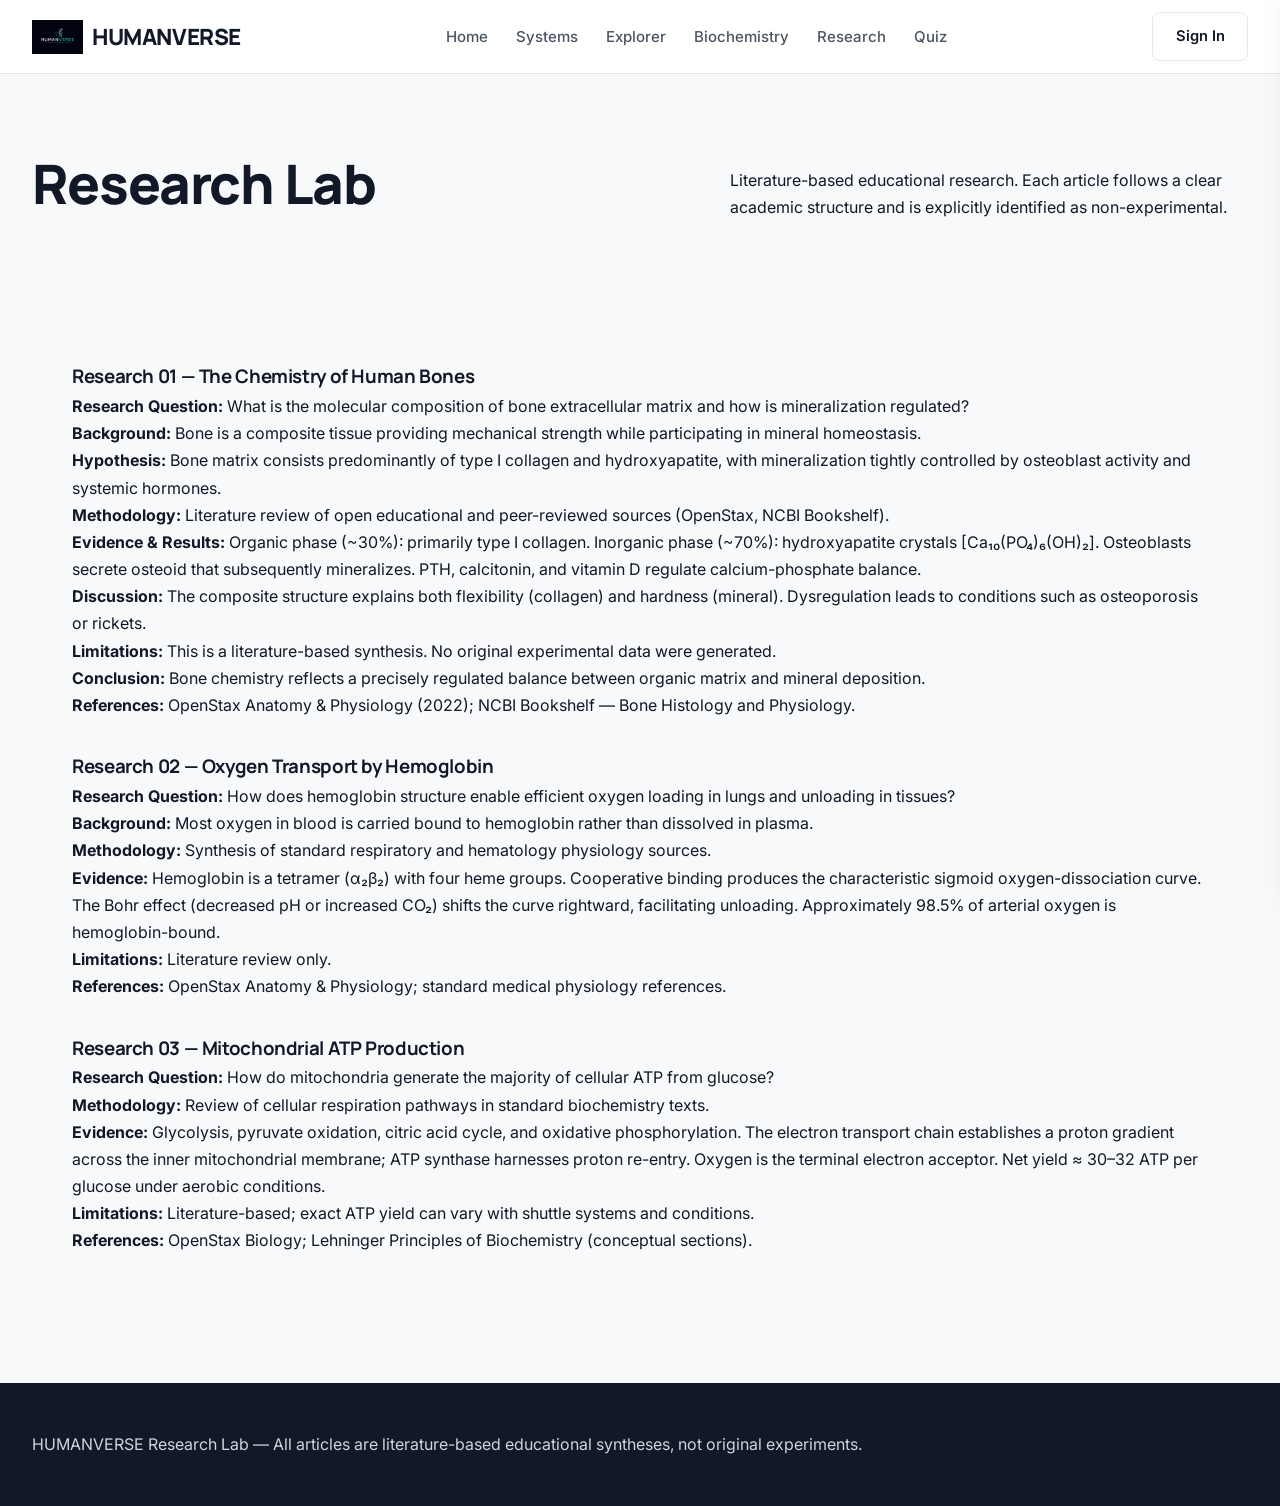
<file: research.html>
<!DOCTYPE html>
<html lang="en">
<head>
  <meta charset="UTF-8">
  <meta name="viewport" content="width=device-width, initial-scale=1.0">
  <meta name="description" content="HUMANVERSE Research Lab — literature-based scientific articles with full academic structure.">
  <title>Research Lab — HUMANVERSE</title>
  <link rel="stylesheet" href="styles.css">
</head>
<body>
  <header>
    <div class="logo"><img src="logo.jpg" alt="HUMANVERSE"> HUMANVERSE</div>
    <nav class="desktop">
      <a href="index.html">Home</a>
      <a href="systems.html">Systems</a>
      <a href="explorer.html">Explorer</a>
      <a href="biochemistry.html">Biochemistry</a>
      <a href="research.html">Research</a>
      <a href="quiz.html">Quiz</a>
    </nav>
    <div class="header-right">
      <a href="signin.html" class="btn btn-outline">Sign In</a>
      <button class="hamburger" onclick="toggleDrawer()" aria-label="Menu">☰</button>
    </div>
  </header>
  <div class="overlay" id="overlay" onclick="toggleDrawer()"></div>
  <aside class="drawer" id="drawer">
    <button onclick="toggleDrawer()" style="float:right;background:none;border:none;font-size:1.4rem;">✕</button>
    <div style="clear:both;padding-top:1rem;">
      <a href="index.html" onclick="toggleDrawer()">Home</a>
      <a href="systems.html" onclick="toggleDrawer()">Body Systems</a>
      <a href="explorer.html" onclick="toggleDrawer()">Anatomy Explorer</a>
      <a href="biochemistry.html" onclick="toggleDrawer()">Biochemistry</a>
      <a href="research.html" onclick="toggleDrawer()">Research Lab</a>
      <a href="quiz.html" onclick="toggleDrawer()">Knowledge Test</a>
      <a href="about.html" onclick="toggleDrawer()">About</a>
      <a href="signin.html" onclick="toggleDrawer()">Sign In</a>
    </div>
  </aside>

  <section class="hero">
    <h1>Research Lab</h1>
    <p>Literature-based educational research. Each article follows a clear academic structure and is explicitly identified as non-experimental.</p>
  </section>

  <section class="section">
    <div class="card" style="margin-bottom:2rem;">
      <h3>Research 01 — The Chemistry of Human Bones</h3>
      <p><strong>Research Question:</strong> What is the molecular composition of bone extracellular matrix and how is mineralization regulated?</p>
      <p><strong>Background:</strong> Bone is a composite tissue providing mechanical strength while participating in mineral homeostasis.</p>
      <p><strong>Hypothesis:</strong> Bone matrix consists predominantly of type I collagen and hydroxyapatite, with mineralization tightly controlled by osteoblast activity and systemic hormones.</p>
      <p><strong>Methodology:</strong> Literature review of open educational and peer-reviewed sources (OpenStax, NCBI Bookshelf).</p>
      <p><strong>Evidence & Results:</strong> Organic phase (~30%): primarily type I collagen. Inorganic phase (~70%): hydroxyapatite crystals [Ca₁₀(PO₄)₆(OH)₂]. Osteoblasts secrete osteoid that subsequently mineralizes. PTH, calcitonin, and vitamin D regulate calcium-phosphate balance.</p>
      <p><strong>Discussion:</strong> The composite structure explains both flexibility (collagen) and hardness (mineral). Dysregulation leads to conditions such as osteoporosis or rickets.</p>
      <p><strong>Limitations:</strong> This is a literature-based synthesis. No original experimental data were generated.</p>
      <p><strong>Conclusion:</strong> Bone chemistry reflects a precisely regulated balance between organic matrix and mineral deposition.</p>
      <p><strong>References:</strong> OpenStax Anatomy & Physiology (2022); NCBI Bookshelf — Bone Histology and Physiology.</p>
    </div>

    <div class="card" style="margin-bottom:2rem;">
      <h3>Research 02 — Oxygen Transport by Hemoglobin</h3>
      <p><strong>Research Question:</strong> How does hemoglobin structure enable efficient oxygen loading in lungs and unloading in tissues?</p>
      <p><strong>Background:</strong> Most oxygen in blood is carried bound to hemoglobin rather than dissolved in plasma.</p>
      <p><strong>Methodology:</strong> Synthesis of standard respiratory and hematology physiology sources.</p>
      <p><strong>Evidence:</strong> Hemoglobin is a tetramer (α₂β₂) with four heme groups. Cooperative binding produces the characteristic sigmoid oxygen-dissociation curve. The Bohr effect (decreased pH or increased CO₂) shifts the curve rightward, facilitating unloading. Approximately 98.5% of arterial oxygen is hemoglobin-bound.</p>
      <p><strong>Limitations:</strong> Literature review only.</p>
      <p><strong>References:</strong> OpenStax Anatomy & Physiology; standard medical physiology references.</p>
    </div>

    <div class="card">
      <h3>Research 03 — Mitochondrial ATP Production</h3>
      <p><strong>Research Question:</strong> How do mitochondria generate the majority of cellular ATP from glucose?</p>
      <p><strong>Methodology:</strong> Review of cellular respiration pathways in standard biochemistry texts.</p>
      <p><strong>Evidence:</strong> Glycolysis, pyruvate oxidation, citric acid cycle, and oxidative phosphorylation. The electron transport chain establishes a proton gradient across the inner mitochondrial membrane; ATP synthase harnesses proton re-entry. Oxygen is the terminal electron acceptor. Net yield ≈ 30–32 ATP per glucose under aerobic conditions.</p>
      <p><strong>Limitations:</strong> Literature-based; exact ATP yield can vary with shuttle systems and conditions.</p>
      <p><strong>References:</strong> OpenStax Biology; Lehninger Principles of Biochemistry (conceptual sections).</p>
    </div>
  </section>

  <footer><p>HUMANVERSE Research Lab — All articles are literature-based educational syntheses, not original experiments.</p></footer>
  <script>
    function toggleTheme() {
      const html = document.documentElement;
      const btn = document.querySelector('.theme-toggle');
      if (html.dataset.theme === 'light') { html.dataset.theme = 'dark'; btn.textContent = 'Light'; }
      else { html.dataset.theme = 'light'; btn.textContent = 'Dark'; }
    }
  </script>
</body>
</html>
</file>
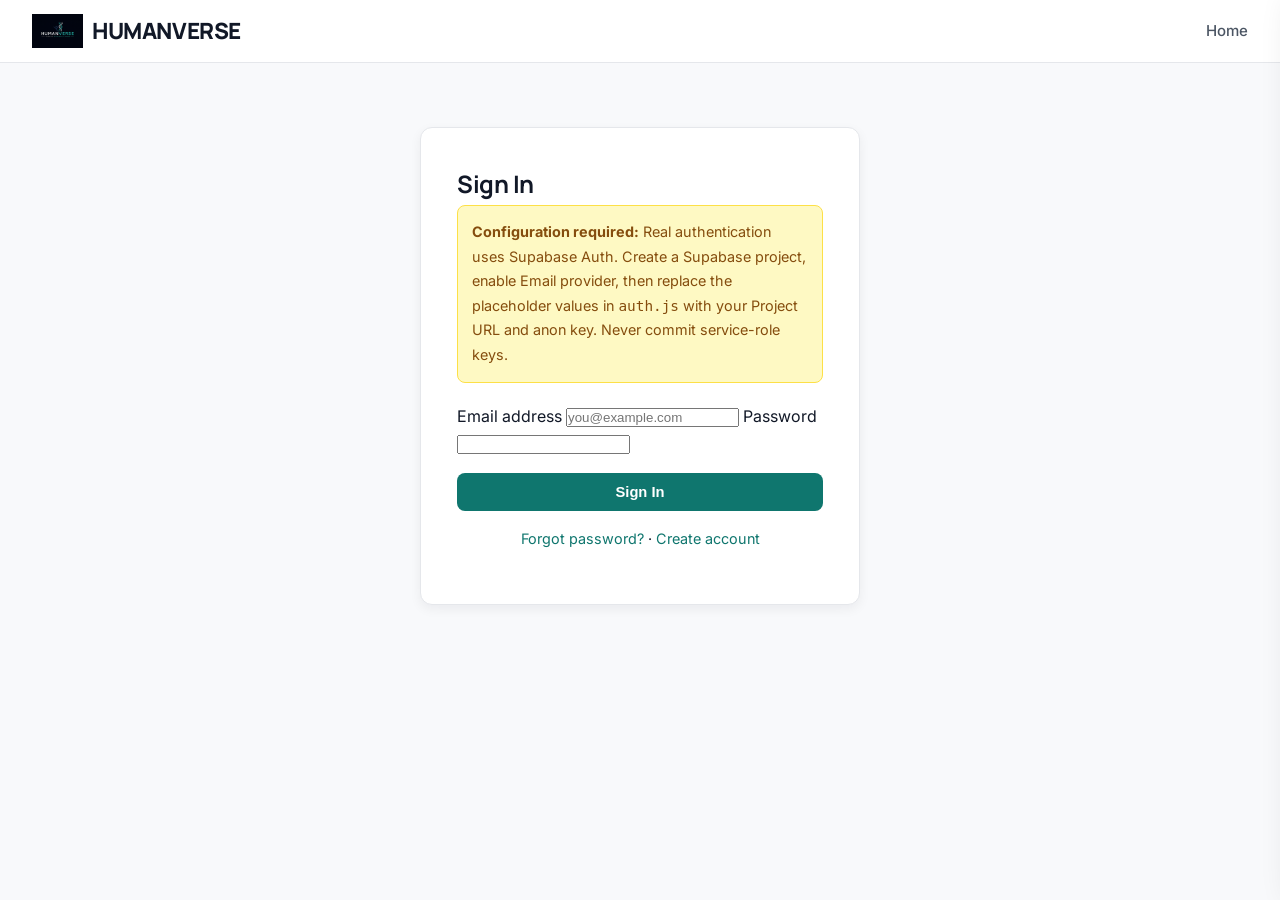
<file: signin.html>
<!DOCTYPE html>
<html lang="en">
<head>
  <meta charset="UTF-8">
  <meta name="viewport" content="width=device-width, initial-scale=1.0">
  <title>Sign In — HUMANVERSE</title>
  <link rel="stylesheet" href="styles.css">
</head>
<body>
  <header>
    <div class="logo"><img src="logo.jpg" alt="HUMANVERSE logo"> HUMANVERSE</div>
    <nav class="desktop"><a href="index.html">Home</a></nav>
    <button class="hamburger" onclick="toggleDrawer()">☰</button>
  </header>
  <div class="overlay" id="overlay" onclick="toggleDrawer()"></div>
  <div class="drawer" id="drawer">
    <button onclick="toggleDrawer()" style="float:right;background:none;border:none;font-size:1.5rem;">✕</button>
    <a href="index.html" onclick="toggleDrawer()">Home</a>
    <a href="signup.html" onclick="toggleDrawer()">Create Account</a>
  </div>

  <div class="auth-box">
    <h2>Sign In</h2>
    <div class="note">
      <strong>Configuration required:</strong> Real authentication uses Supabase Auth. Create a Supabase project, enable Email provider, then replace the placeholder values in <code>auth.js</code> with your Project URL and anon key. Never commit service-role keys.
    </div>
    <form id="signin-form">
      <label>Email address</label>
      <input type="email" id="email" required placeholder="you@example.com">
      <label>Password</label>
      <input type="password" id="password" required>
      <button type="submit" class="btn" style="width:100%;margin-top:1rem;">Sign In</button>
    </form>
    <p style="margin-top:1rem;text-align:center;font-size:0.9rem;">
      <a href="forgot.html">Forgot password?</a> · <a href="signup.html">Create account</a>
    </p>
    <div id="message" style="margin-top:1rem;font-size:0.9rem;"></div>
  </div>

  <script src="auth.js"></script>
  <script>
    function toggleDrawer() {
      document.getElementById('drawer').classList.toggle('open');
      document.getElementById('overlay').classList.toggle('show');
    }
    document.getElementById('signin-form').addEventListener('submit', async (e) => {
      e.preventDefault();
      const msg = document.getElementById('message');
      msg.textContent = 'Supabase is not configured. See the note above and auth.js.';
      msg.style.color = '#B45309';
    });
  </script>
</body>
</html>
</file>
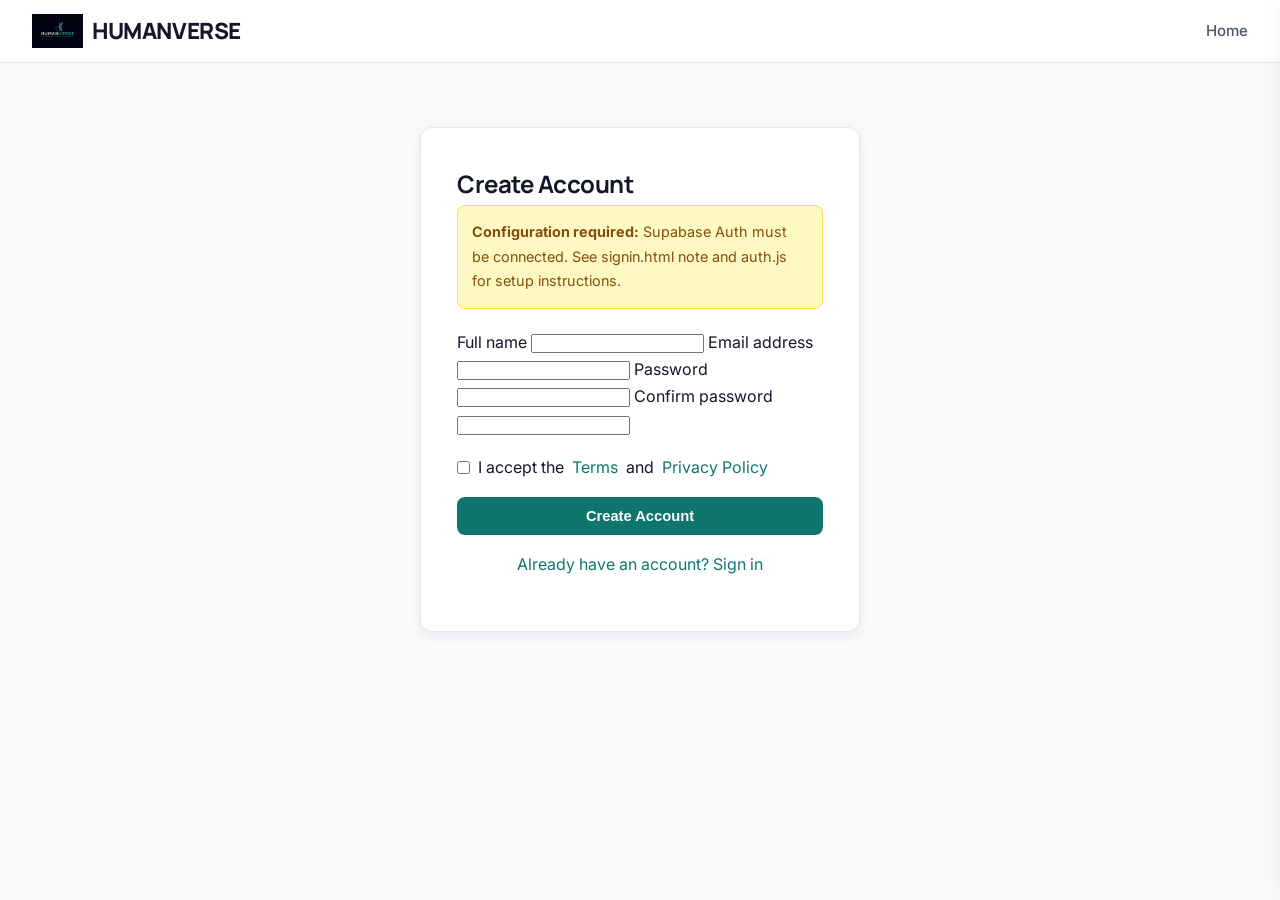
<file: signup.html>
<!DOCTYPE html>
<html lang="en">
<head>
  <meta charset="UTF-8">
  <meta name="viewport" content="width=device-width, initial-scale=1.0">
  <title>Create Account — HUMANVERSE</title>
  <link rel="stylesheet" href="styles.css">
</head>
<body>
  <header>
    <div class="logo"><img src="logo.jpg" alt="HUMANVERSE logo"> HUMANVERSE</div>
    <nav class="desktop"><a href="index.html">Home</a></nav>
    <button class="hamburger" onclick="toggleDrawer()">☰</button>
  </header>
  <div class="overlay" id="overlay" onclick="toggleDrawer()"></div>
  <div class="drawer" id="drawer">
    <button onclick="toggleDrawer()" style="float:right;background:none;border:none;font-size:1.5rem;">✕</button>
    <a href="index.html" onclick="toggleDrawer()">Home</a>
    <a href="signin.html" onclick="toggleDrawer()">Sign In</a>
  </div>

  <div class="auth-box">
    <h2>Create Account</h2>
    <div class="note">
      <strong>Configuration required:</strong> Supabase Auth must be connected. See signin.html note and auth.js for setup instructions.
    </div>
    <form id="signup-form">
      <label>Full name</label>
      <input type="text" id="name" required>
      <label>Email address</label>
      <input type="email" id="email" required>
      <label>Password</label>
      <input type="password" id="password" required minlength="8">
      <label>Confirm password</label>
      <input type="password" id="confirm" required>
      <label style="display:flex;align-items:center;gap:0.5rem;margin-top:1rem;">
        <input type="checkbox" required> I accept the <a href="terms.html">Terms</a> and <a href="privacy.html">Privacy Policy</a>
      </label>
      <button type="submit" class="btn" style="width:100%;margin-top:1rem;">Create Account</button>
    </form>
    <p style="margin-top:1rem;text-align:center;"><a href="signin.html">Already have an account? Sign in</a></p>
    <div id="message" style="margin-top:1rem;font-size:0.9rem;"></div>
  </div>

  <script src="auth.js"></script>
  <script>
    function toggleDrawer() {
      document.getElementById('drawer').classList.toggle('open');
      document.getElementById('overlay').classList.toggle('show');
    }
    document.getElementById('signup-form').addEventListener('submit', async (e) => {
      e.preventDefault();
      const msg = document.getElementById('message');
      if (document.getElementById('password').value !== document.getElementById('confirm').value) {
        msg.textContent = 'Passwords do not match.';
        msg.style.color = '#B91C1C';
        return;
      }
      msg.textContent = 'Supabase is not configured. Add your Project URL and anon key to auth.js.';
      msg.style.color = '#B45309';
    });
  </script>
</body>
</html>
</file>
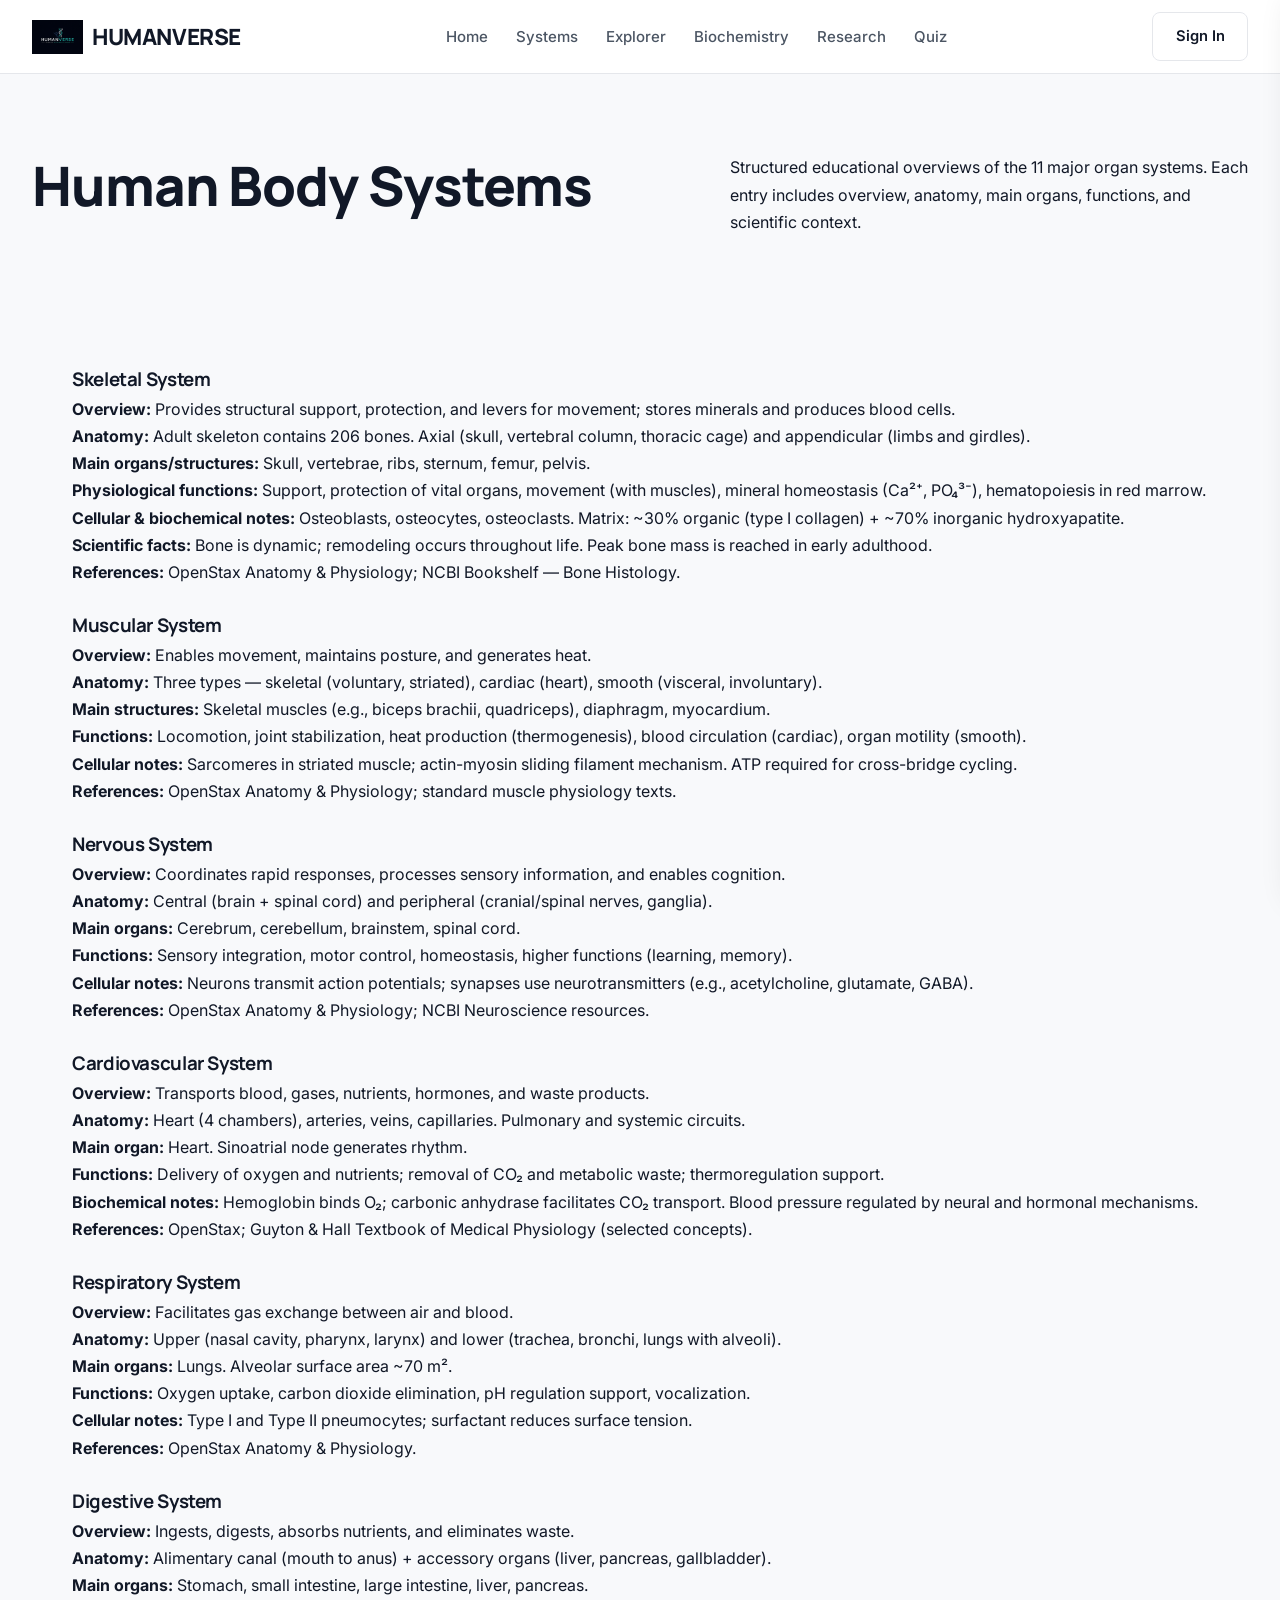
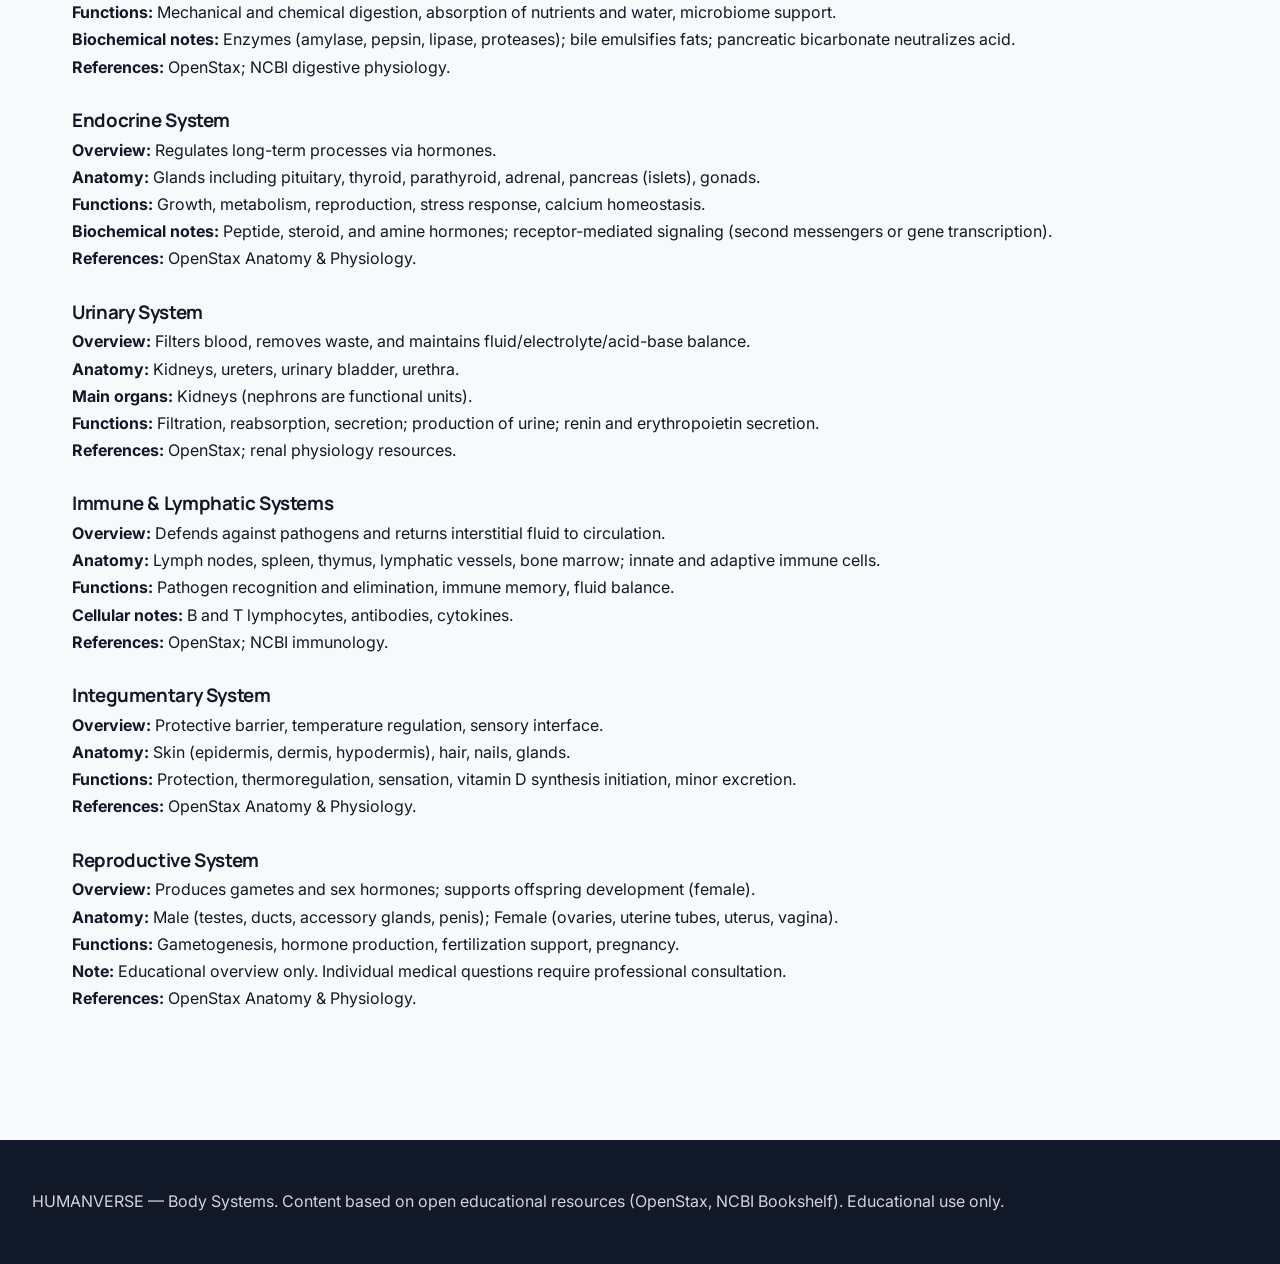
<file: systems.html>
<!DOCTYPE html>
<html lang="en">
<head>
  <meta charset="UTF-8">
  <meta name="viewport" content="width=device-width, initial-scale=1.0">
  <meta name="description" content="Human Body Systems — structured educational overviews of all 11 major systems with anatomy, physiology, and references.">
  <title>Body Systems — HUMANVERSE</title>
  <link rel="stylesheet" href="styles.css">
</head>
<body>
  <header>
    <div class="logo"><img src="logo.jpg" alt="HUMANVERSE"> HUMANVERSE</div>
    <nav class="desktop">
      <a href="index.html">Home</a>
      <a href="systems.html">Systems</a>
      <a href="explorer.html">Explorer</a>
      <a href="biochemistry.html">Biochemistry</a>
      <a href="research.html">Research</a>
      <a href="quiz.html">Quiz</a>
    </nav>
    <div class="header-right">
      <a href="signin.html" class="btn btn-outline">Sign In</a>
      <button class="hamburger" onclick="toggleDrawer()" aria-label="Menu">☰</button>
    </div>
  </header>
  <div class="overlay" id="overlay" onclick="toggleDrawer()"></div>
  <aside class="drawer" id="drawer">
    <button onclick="toggleDrawer()" style="float:right;background:none;border:none;font-size:1.4rem;">✕</button>
    <div style="clear:both;padding-top:1rem;">
      <a href="index.html" onclick="toggleDrawer()">Home</a>
      <a href="systems.html" onclick="toggleDrawer()">Body Systems</a>
      <a href="explorer.html" onclick="toggleDrawer()">Anatomy Explorer</a>
      <a href="biochemistry.html" onclick="toggleDrawer()">Biochemistry</a>
      <a href="research.html" onclick="toggleDrawer()">Research Lab</a>
      <a href="quiz.html" onclick="toggleDrawer()">Knowledge Test</a>
      <a href="about.html" onclick="toggleDrawer()">About</a>
      <a href="signin.html" onclick="toggleDrawer()">Sign In</a>
    </div>
  </aside>

  <section class="hero">
    <h1>Human Body Systems</h1>
    <p>Structured educational overviews of the 11 major organ systems. Each entry includes overview, anatomy, main organs, functions, and scientific context.</p>
  </section>

  <section class="section">
    <div class="card" style="margin-bottom:1.5rem;">
      <h3>Skeletal System</h3>
      <p><strong>Overview:</strong> Provides structural support, protection, and levers for movement; stores minerals and produces blood cells.</p>
      <p><strong>Anatomy:</strong> Adult skeleton contains 206 bones. Axial (skull, vertebral column, thoracic cage) and appendicular (limbs and girdles).</p>
      <p><strong>Main organs/structures:</strong> Skull, vertebrae, ribs, sternum, femur, pelvis.</p>
      <p><strong>Physiological functions:</strong> Support, protection of vital organs, movement (with muscles), mineral homeostasis (Ca²⁺, PO₄³⁻), hematopoiesis in red marrow.</p>
      <p><strong>Cellular & biochemical notes:</strong> Osteoblasts, osteocytes, osteoclasts. Matrix: ~30% organic (type I collagen) + ~70% inorganic hydroxyapatite.</p>
      <p><strong>Scientific facts:</strong> Bone is dynamic; remodeling occurs throughout life. Peak bone mass is reached in early adulthood.</p>
      <p><strong>References:</strong> OpenStax Anatomy & Physiology; NCBI Bookshelf — Bone Histology.</p>
    </div>

    <div class="card" style="margin-bottom:1.5rem;">
      <h3>Muscular System</h3>
      <p><strong>Overview:</strong> Enables movement, maintains posture, and generates heat.</p>
      <p><strong>Anatomy:</strong> Three types — skeletal (voluntary, striated), cardiac (heart), smooth (visceral, involuntary).</p>
      <p><strong>Main structures:</strong> Skeletal muscles (e.g., biceps brachii, quadriceps), diaphragm, myocardium.</p>
      <p><strong>Functions:</strong> Locomotion, joint stabilization, heat production (thermogenesis), blood circulation (cardiac), organ motility (smooth).</p>
      <p><strong>Cellular notes:</strong> Sarcomeres in striated muscle; actin-myosin sliding filament mechanism. ATP required for cross-bridge cycling.</p>
      <p><strong>References:</strong> OpenStax Anatomy & Physiology; standard muscle physiology texts.</p>
    </div>

    <div class="card" style="margin-bottom:1.5rem;">
      <h3>Nervous System</h3>
      <p><strong>Overview:</strong> Coordinates rapid responses, processes sensory information, and enables cognition.</p>
      <p><strong>Anatomy:</strong> Central (brain + spinal cord) and peripheral (cranial/spinal nerves, ganglia).</p>
      <p><strong>Main organs:</strong> Cerebrum, cerebellum, brainstem, spinal cord.</p>
      <p><strong>Functions:</strong> Sensory integration, motor control, homeostasis, higher functions (learning, memory).</p>
      <p><strong>Cellular notes:</strong> Neurons transmit action potentials; synapses use neurotransmitters (e.g., acetylcholine, glutamate, GABA).</p>
      <p><strong>References:</strong> OpenStax Anatomy & Physiology; NCBI Neuroscience resources.</p>
    </div>

    <div class="card" style="margin-bottom:1.5rem;">
      <h3>Cardiovascular System</h3>
      <p><strong>Overview:</strong> Transports blood, gases, nutrients, hormones, and waste products.</p>
      <p><strong>Anatomy:</strong> Heart (4 chambers), arteries, veins, capillaries. Pulmonary and systemic circuits.</p>
      <p><strong>Main organ:</strong> Heart. Sinoatrial node generates rhythm.</p>
      <p><strong>Functions:</strong> Delivery of oxygen and nutrients; removal of CO₂ and metabolic waste; thermoregulation support.</p>
      <p><strong>Biochemical notes:</strong> Hemoglobin binds O₂; carbonic anhydrase facilitates CO₂ transport. Blood pressure regulated by neural and hormonal mechanisms.</p>
      <p><strong>References:</strong> OpenStax; Guyton & Hall Textbook of Medical Physiology (selected concepts).</p>
    </div>

    <div class="card" style="margin-bottom:1.5rem;">
      <h3>Respiratory System</h3>
      <p><strong>Overview:</strong> Facilitates gas exchange between air and blood.</p>
      <p><strong>Anatomy:</strong> Upper (nasal cavity, pharynx, larynx) and lower (trachea, bronchi, lungs with alveoli).</p>
      <p><strong>Main organs:</strong> Lungs. Alveolar surface area ~70 m².</p>
      <p><strong>Functions:</strong> Oxygen uptake, carbon dioxide elimination, pH regulation support, vocalization.</p>
      <p><strong>Cellular notes:</strong> Type I and Type II pneumocytes; surfactant reduces surface tension.</p>
      <p><strong>References:</strong> OpenStax Anatomy & Physiology.</p>
    </div>

    <div class="card" style="margin-bottom:1.5rem;">
      <h3>Digestive System</h3>
      <p><strong>Overview:</strong> Ingests, digests, absorbs nutrients, and eliminates waste.</p>
      <p><strong>Anatomy:</strong> Alimentary canal (mouth to anus) + accessory organs (liver, pancreas, gallbladder).</p>
      <p><strong>Main organs:</strong> Stomach, small intestine, large intestine, liver, pancreas.</p>
      <p><strong>Functions:</strong> Mechanical and chemical digestion, absorption of nutrients and water, microbiome support.</p>
      <p><strong>Biochemical notes:</strong> Enzymes (amylase, pepsin, lipase, proteases); bile emulsifies fats; pancreatic bicarbonate neutralizes acid.</p>
      <p><strong>References:</strong> OpenStax; NCBI digestive physiology.</p>
    </div>

    <div class="card" style="margin-bottom:1.5rem;">
      <h3>Endocrine System</h3>
      <p><strong>Overview:</strong> Regulates long-term processes via hormones.</p>
      <p><strong>Anatomy:</strong> Glands including pituitary, thyroid, parathyroid, adrenal, pancreas (islets), gonads.</p>
      <p><strong>Functions:</strong> Growth, metabolism, reproduction, stress response, calcium homeostasis.</p>
      <p><strong>Biochemical notes:</strong> Peptide, steroid, and amine hormones; receptor-mediated signaling (second messengers or gene transcription).</p>
      <p><strong>References:</strong> OpenStax Anatomy & Physiology.</p>
    </div>

    <div class="card" style="margin-bottom:1.5rem;">
      <h3>Urinary System</h3>
      <p><strong>Overview:</strong> Filters blood, removes waste, and maintains fluid/electrolyte/acid-base balance.</p>
      <p><strong>Anatomy:</strong> Kidneys, ureters, urinary bladder, urethra.</p>
      <p><strong>Main organs:</strong> Kidneys (nephrons are functional units).</p>
      <p><strong>Functions:</strong> Filtration, reabsorption, secretion; production of urine; renin and erythropoietin secretion.</p>
      <p><strong>References:</strong> OpenStax; renal physiology resources.</p>
    </div>

    <div class="card" style="margin-bottom:1.5rem;">
      <h3>Immune & Lymphatic Systems</h3>
      <p><strong>Overview:</strong> Defends against pathogens and returns interstitial fluid to circulation.</p>
      <p><strong>Anatomy:</strong> Lymph nodes, spleen, thymus, lymphatic vessels, bone marrow; innate and adaptive immune cells.</p>
      <p><strong>Functions:</strong> Pathogen recognition and elimination, immune memory, fluid balance.</p>
      <p><strong>Cellular notes:</strong> B and T lymphocytes, antibodies, cytokines.</p>
      <p><strong>References:</strong> OpenStax; NCBI immunology.</p>
    </div>

    <div class="card" style="margin-bottom:1.5rem;">
      <h3>Integumentary System</h3>
      <p><strong>Overview:</strong> Protective barrier, temperature regulation, sensory interface.</p>
      <p><strong>Anatomy:</strong> Skin (epidermis, dermis, hypodermis), hair, nails, glands.</p>
      <p><strong>Functions:</strong> Protection, thermoregulation, sensation, vitamin D synthesis initiation, minor excretion.</p>
      <p><strong>References:</strong> OpenStax Anatomy & Physiology.</p>
    </div>

    <div class="card">
      <h3>Reproductive System</h3>
      <p><strong>Overview:</strong> Produces gametes and sex hormones; supports offspring development (female).</p>
      <p><strong>Anatomy:</strong> Male (testes, ducts, accessory glands, penis); Female (ovaries, uterine tubes, uterus, vagina).</p>
      <p><strong>Functions:</strong> Gametogenesis, hormone production, fertilization support, pregnancy.</p>
      <p><strong>Note:</strong> Educational overview only. Individual medical questions require professional consultation.</p>
      <p><strong>References:</strong> OpenStax Anatomy & Physiology.</p>
    </div>
  </section>

  <footer><p>HUMANVERSE — Body Systems. Content based on open educational resources (OpenStax, NCBI Bookshelf). Educational use only.</p></footer>
  <script>
    function toggleTheme() {
      const html = document.documentElement;
      const btn = document.querySelector('.theme-toggle');
      if (html.dataset.theme === 'light') { html.dataset.theme = 'dark'; btn.textContent = 'Light'; }
      else { html.dataset.theme = 'light'; btn.textContent = 'Dark'; }
    }
  </script>
</body>
</html>
</file>
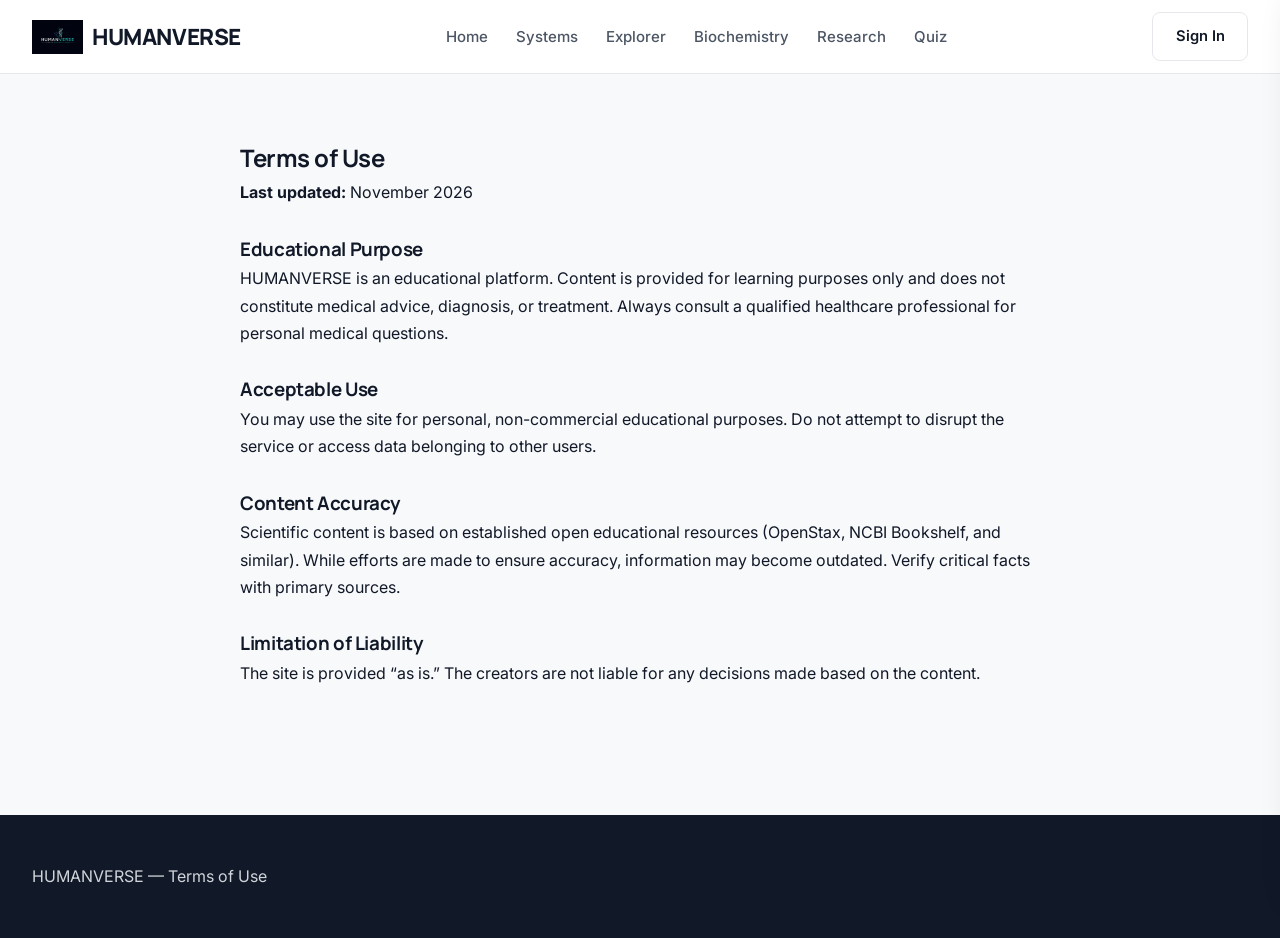
<file: terms.html>
<!DOCTYPE html>
<html lang="en">
<head>
  <meta charset="UTF-8">
  <meta name="viewport" content="width=device-width, initial-scale=1.0">
  <title>Terms of Use — HUMANVERSE</title>
  <link rel="stylesheet" href="styles.css">
</head>
<body>
  <header>
    <div class="logo"><img src="logo.jpg" alt="HUMANVERSE"> HUMANVERSE</div>
    <nav class="desktop">
      <a href="index.html">Home</a>
      <a href="systems.html">Systems</a>
      <a href="explorer.html">Explorer</a>
      <a href="biochemistry.html">Biochemistry</a>
      <a href="research.html">Research</a>
      <a href="quiz.html">Quiz</a>
    </nav>
    <div class="header-right">
      <a href="signin.html" class="btn btn-outline">Sign In</a>
      <button class="hamburger" onclick="toggleDrawer()" aria-label="Menu">☰</button>
    </div>
  </header>
  <div class="overlay" id="overlay" onclick="toggleDrawer()"></div>
  <aside class="drawer" id="drawer">
    <button onclick="toggleDrawer()" style="float:right;background:none;border:none;font-size:1.4rem;">✕</button>
    <div style="clear:both;padding-top:1rem;">
      <a href="index.html" onclick="toggleDrawer()">Home</a>
      <a href="systems.html" onclick="toggleDrawer()">Body Systems</a>
      <a href="explorer.html" onclick="toggleDrawer()">Anatomy Explorer</a>
      <a href="biochemistry.html" onclick="toggleDrawer()">Biochemistry</a>
      <a href="research.html" onclick="toggleDrawer()">Research Lab</a>
      <a href="quiz.html" onclick="toggleDrawer()">Knowledge Test</a>
      <a href="about.html" onclick="toggleDrawer()">About</a>
      <a href="signin.html" onclick="toggleDrawer()">Sign In</a>
    </div>
  </aside>
  <section class="section">
    <div class="card" style="max-width:800px;margin:0 auto;">
      <h2>Terms of Use</h2>
      <p><strong>Last updated:</strong> November 2026</p>
      <br>
      <h3>Educational Purpose</h3>
      <p>HUMANVERSE is an educational platform. Content is provided for learning purposes only and does not constitute medical advice, diagnosis, or treatment. Always consult a qualified healthcare professional for personal medical questions.</p>
      <br>
      <h3>Acceptable Use</h3>
      <p>You may use the site for personal, non-commercial educational purposes. Do not attempt to disrupt the service or access data belonging to other users.</p>
      <br>
      <h3>Content Accuracy</h3>
      <p>Scientific content is based on established open educational resources (OpenStax, NCBI Bookshelf, and similar). While efforts are made to ensure accuracy, information may become outdated. Verify critical facts with primary sources.</p>
      <br>
      <h3>Limitation of Liability</h3>
      <p>The site is provided “as is.” The creators are not liable for any decisions made based on the content.</p>
    </div>
  </section>
  <footer><p>HUMANVERSE — Terms of Use</p></footer>
</body>
</html>
</file>
<file: styles.css>
@import url('https://fonts.googleapis.com/css2?family=Instrument+Serif:ital@0;1&family=Inter:wght@400;500;600&family=Manrope:wght@600;700;800&display=swap');

:root {
  --bg: #F8F9FB;
  --surface: #FFFFFF;
  --text: #111827;
  --text-muted: #4B5563;
  --accent: #0F766E;
  --accent-light: #CCFBF1;
  --border: #E5E7EB;
  --shadow-sm: 0 1px 2px rgba(0,0,0,0.04);
  --shadow: 0 4px 12px rgba(15,23,42,0.06);
  --radius: 10px;
}

* { margin:0; padding:0; box-sizing:border-box; }
html { scroll-behavior:smooth; }
body {
  font-family: 'Inter', system-ui, sans-serif;
  background: var(--bg);
  color: var(--text);
  line-height: 1.7;
  font-size: 16px;
}
h1, h2, h3, .logo { font-family: 'Manrope', system-ui, sans-serif; letter-spacing: -0.02em; }
.serif { font-family: 'Instrument Serif', Georgia, serif; font-weight: 400; }

a { color: var(--accent); text-decoration: none; }
a:hover { text-decoration: underline; }

/* Header */
header {
  background: rgba(255,255,255,0.92);
  backdrop-filter: blur(12px);
  border-bottom: 1px solid var(--border);
  position: sticky;
  top: 0;
  z-index: 100;
  padding: 0.75rem 2rem;
  display: flex;
  align-items: center;
  justify-content: space-between;
}
.logo { font-size: 1.4rem; font-weight: 800; display: flex; align-items: center; gap: 0.6rem; color: var(--text); }
.logo img { height: 34px; }
nav.desktop { display: flex; gap: 1.75rem; }
nav.desktop a { color: var(--text-muted); font-weight: 500; font-size: 0.94rem; position: relative; padding: 0.25rem 0; }
nav.desktop a.active, nav.desktop a:hover { color: var(--text); text-decoration: none; }
nav.desktop a.active::after {
  content: '';
  position: absolute;
  bottom: -4px;
  left: 0;
  right: 0;
  height: 2px;
  background: var(--accent);
}
.header-right { display: flex; align-items: center; gap: 0.75rem; }
.btn {
  display: inline-flex;
  align-items: center;
  justify-content: center;
  background: var(--accent);
  color: white;
  padding: 0.7rem 1.4rem;
  border-radius: 8px;
  font-weight: 600;
  font-size: 0.92rem;
  border: none;
  cursor: pointer;
  transition: all 0.15s;
}
.btn:hover { background: #0D5F5A; text-decoration: none; }
.btn-outline { background: transparent; border: 1px solid var(--border); color: var(--text); }
.btn-outline:hover { background: var(--bg); }
.hamburger { display: none; background: none; border: none; font-size: 1.6rem; cursor: pointer; }

/* Drawer */
.drawer {
  position: fixed; top:0; right:-320px; width:300px; height:100vh;
  background: white; z-index: 200; padding: 1.5rem; transition: right 0.3s ease;
  box-shadow: -8px 0 30px rgba(0,0,0,0.12);
}
.drawer.open { right: 0; }
.drawer a { display: block; padding: 0.9rem 0; border-bottom: 1px solid var(--border); color: var(--text); font-weight: 500; }
.overlay { position: fixed; inset:0; background: rgba(0,0,0,0.45); z-index:150; display:none; }
.overlay.show { display: block; }

/* Hero */
.hero {
  max-width: 1280px;
  margin: 0 auto;
  padding: 5rem 2rem 4rem;
  display: grid;
  grid-template-columns: 1.1fr 0.9fr;
  gap: 4rem;
  align-items: center;
}
.hero h1 {
  font-size: 3.4rem;
  line-height: 1.08;
  font-weight: 800;
  margin-bottom: 1.25rem;
}
.hero .subtitle {
  font-size: 1.2rem;
  color: var(--text-muted);
  max-width: 480px;
  margin-bottom: 2rem;
}
.hero-actions { display: flex; gap: 0.75rem; flex-wrap: wrap; }
.hero-visual img {
  width: 100%;
  max-width: 420px;
  border-radius: 16px;
  box-shadow: var(--shadow);
}

/* Sections */
.section { max-width: 1200px; margin: 0 auto; padding: 4rem 2rem; }
.section-header { margin-bottom: 2.5rem; }
.section-header h2 { font-size: 2rem; margin-bottom: 0.5rem; }
.section-header p { color: var(--text-muted); max-width: 600px; }

/* Varied layouts */
.systems-grid {
  display: grid;
  grid-template-columns: repeat(auto-fit, minmax(260px, 1fr));
  gap: 1.25rem;
}
.system-card {
  background: var(--surface);
  border: 1px solid var(--border);
  border-radius: var(--radius);
  padding: 1.5rem;
  transition: transform 0.15s, box-shadow 0.15s;
}
.system-card:hover { transform: translateY(-3px); box-shadow: var(--shadow); }
.system-card h3 { font-size: 1.05rem; margin-bottom: 0.4rem; }

.featured-row {
  display: grid;
  grid-template-columns: 1.4fr 1fr;
  gap: 1.5rem;
}
.featured-main, .featured-side {
  background: var(--surface);
  border: 1px solid var(--border);
  border-radius: var(--radius);
  padding: 1.75rem;
}
.featured-side { display: flex; flex-direction: column; gap: 1rem; }

footer {
  background: #111827;
  color: #D1D5DB;
  padding: 3rem 2rem;
  margin-top: 4rem;
}
footer .inner { max-width: 1200px; margin: 0 auto; display: grid; grid-template-columns: 2fr 1fr 1fr; gap: 2rem; }
footer a { color: #5EEAD4; }
footer h4 { color: white; margin-bottom: 0.75rem; font-size: 0.95rem; }

.auth-box {
  max-width: 440px;
  margin: 4rem auto;
  background: white;
  padding: 2.25rem;
  border-radius: 12px;
  border: 1px solid var(--border);
  box-shadow: var(--shadow);
}
.note { background: #FEF9C3; border: 1px solid #FDE047; padding: 0.9rem; border-radius: 8px; margin-bottom: 1.25rem; font-size: 0.9rem; color: #854D0E; }

@media (max-width: 900px) {
  .hero { grid-template-columns: 1fr; text-align: center; padding: 3rem 1.25rem; }
  .hero h1 { font-size: 2.3rem; }
  .hero .subtitle { margin-left: auto; margin-right: auto; }
  .hero-actions { justify-content: center; }
  .featured-row { grid-template-columns: 1fr; }
  nav.desktop, header nav:not(.desktop) { display: none !important; }
  .hamburger { display: block !important; }
  footer .inner { grid-template-columns: 1fr; }
  header { padding: 0.75rem 1rem; }
  .logo { font-size: 1.15rem; }
  .logo img { height: 28px; }
  .btn-outline { display: none; }
}
</file>
